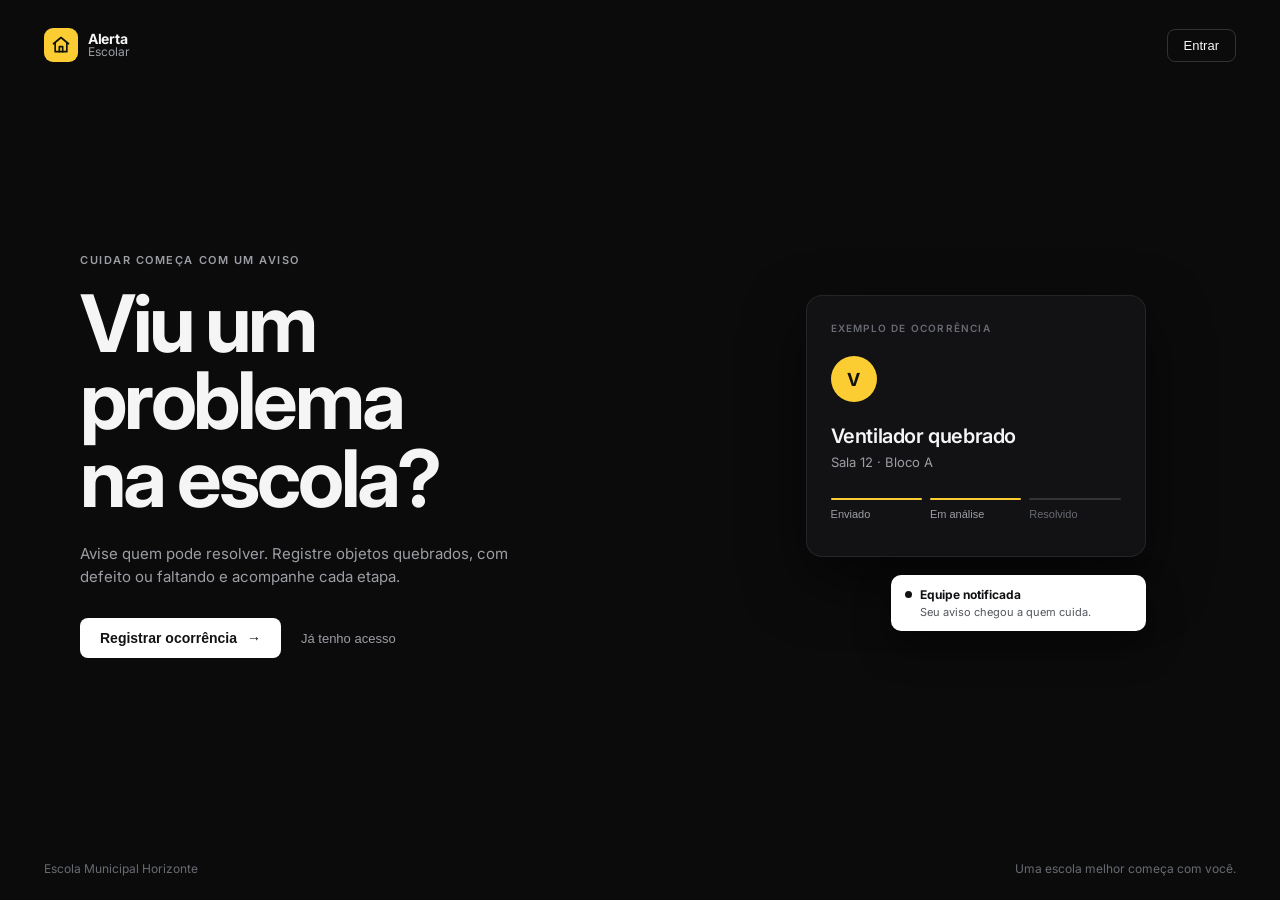
<file: index.html>
<!DOCTYPE html>
<html lang="pt-BR">
<head>
  <meta charset="UTF-8" />
  <meta name="viewport" content="width=device-width, initial-scale=1.0" />
  <title>Alerta Escolar — Cuidar começa com um aviso</title>
  <link rel="preconnect" href="https://fonts.googleapis.com" />
  <link rel="preconnect" href="https://fonts.gstatic.com" crossorigin />
  <link
    href="https://fonts.googleapis.com/css2?family=Inter:wght@400;500;600;700;800&display=swap"
    rel="stylesheet"
  />
  <link rel="stylesheet" href="./styles.css" />
</head>
<body>
  <!-- TELA 1: INÍCIO -->
  <div class="page" id="homeScreen">
    <header class="topbar">
      <a href="#" class="brand" id="homeBrandLink" aria-label="Alerta Escolar">
        <span class="brand-icon" aria-hidden="true">
          <svg width="20" height="20" viewBox="0 0 24 24" fill="none" stroke="currentColor" stroke-width="2" stroke-linecap="round" stroke-linejoin="round">
            <path d="M3 10.5L12 3l9 7.5" />
            <path d="M5 9.5V20h14V9.5" />
            <path d="M10 20v-6h4v6" />
          </svg>
        </span>
        <span class="brand-text">
          <strong>Alerta</strong>
          <small>Escolar</small>
        </span>
      </a>

      <button type="button" class="btn-login" id="btnLogin">Entrar</button>
    </header>

    <main class="hero">
      <section class="hero-copy">
        <p class="eyebrow">CUIDAR COMEÇA COM UM AVISO</p>
        <h1 class="hero-title">
          Viu um<br />
          problema<br />
          na escola?
        </h1>
        <p class="hero-description">
          Avise quem pode resolver. Registre objetos quebrados, com defeito ou
          faltando e acompanhe cada etapa.
        </p>

        <div class="hero-actions">
          <button type="button" class="btn-primary" id="btnRegister">
            <span>Registrar ocorrência</span>
            <span class="arrow" aria-hidden="true">→</span>
          </button>
          <button type="button" class="btn-link" id="btnHasAccess">
            Já tenho acesso
          </button>
        </div>
      </section>

      <aside class="preview-area" aria-label="Exemplo de ocorrência">
        <div class="preview-stack">
          <div class="occurrence-card">
            <span class="card-label">EXEMPLO DE OCORRÊNCIA</span>

            <div class="avatar-badge" id="cardAvatar">V</div>

            <h2 class="card-title" id="cardTitle">Ventilador quebrado</h2>
            <p class="card-location" id="cardLocation">Sala 12 · Bloco A</p>

            <div class="progress-steps" id="progressSteps" role="group" aria-label="Etapas da ocorrência">
              <button type="button" class="step-item is-done" data-step="0">
                <span class="step-bar"></span>
                <span class="step-name">Enviado</span>
              </button>
              <button type="button" class="step-item is-active" data-step="1">
                <span class="step-bar"></span>
                <span class="step-name">Em análise</span>
              </button>
              <button type="button" class="step-item" data-step="2">
                <span class="step-bar"></span>
                <span class="step-name">Resolvido</span>
              </button>
            </div>
          </div>

          <div class="toast-card" id="toastCard" role="status" aria-live="polite">
            <div class="toast-header">
              <span class="toast-dot" aria-hidden="true"></span>
              <strong id="toastTitle">Equipe notificada</strong>
            </div>
            <p class="toast-message" id="toastMessage">
              Seu aviso chegou a quem cuida.
            </p>
          </div>
        </div>
      </aside>
    </main>

    <footer class="footer">
      <span>Escola Municipal Horizonte</span>
      <span>Uma escola melhor começa com você.</span>
    </footer>
  </div>

  <!-- TELA 2: ACESSO AO SISTEMA -->
  <section class="auth-screen" id="authScreen" hidden aria-label="Acesso ao sistema">
    <aside class="auth-left">
      <div class="auth-left-top">
        <a href="#" class="brand" id="authBrandHome" aria-label="Alerta Escolar">
          <span class="brand-icon" aria-hidden="true">
            <svg width="20" height="20" viewBox="0 0 24 24" fill="none" stroke="currentColor" stroke-width="2" stroke-linecap="round" stroke-linejoin="round">
              <path d="M3 10.5L12 3l9 7.5" />
              <path d="M5 9.5V20h14V9.5" />
              <path d="M10 20v-6h4v6" />
            </svg>
          </span>
          <span class="brand-text">
            <strong>Alerta</strong>
            <small>Escolar</small>
          </span>
        </a>
      </div>

      <div class="auth-left-center">
        <p class="auth-eyebrow">BEM-VINDO DE VOLTA</p>
        <h1 class="auth-hero-title">
          Juntos,<br />
          cuidamos<br />
          do que é nosso.
        </h1>
        <p class="auth-hero-desc">
          Entre para registrar e acompanhar os avisos da comunidade escolar.
        </p>
      </div>

      <div class="auth-left-footer">
        <span>Escola Municipal Horizonte</span>
      </div>
    </aside>

    <main class="auth-right">
      <div class="auth-right-top">
        <button type="button" class="btn-back" id="btnBackHome">
          ← Voltar para o início
        </button>
      </div>

      <div class="auth-form-wrapper">
        <p class="auth-form-eyebrow">ACESSO AO SISTEMA</p>
        <h2 class="auth-form-title">Entre no Alerta Escolar</h2>
        <p class="auth-form-subtitle">Use seus dados da escola para continuar.</p>

        <div class="role-switch" role="tablist" aria-label="Tipo de usuário">
          <button
            type="button"
            class="role-tab is-active"
            id="tabStudent"
            role="tab"
            aria-selected="true"
            data-role="student"
          >
            Aluno ou funcionário
          </button>
          <button
            type="button"
            class="role-tab"
            id="tabAdmin"
            role="tab"
            aria-selected="false"
            data-role="admin"
          >
            Equipe administrativa
          </button>
        </div>

        <form class="login-form" id="loginForm">
          <label class="auth-field">
            <span>E-mail ou matrícula</span>
            <input
              type="text"
              id="loginIdentifier"
              value="ana.clara@escola.edu.br"
              required
            />
          </label>

          <label class="auth-field">
            <span>Senha</span>
            <input
              type="password"
              id="loginPassword"
              value="123456789"
              required
            />
          </label>

          <button type="submit" class="btn-submit-dark">
            <span>Entrar</span>
            <span aria-hidden="true">→</span>
          </button>

          <p class="prototype-note" id="prototypeNote">
            Este é um protótipo: use os dados preenchidos para entrar.
          </p>
        </form>
      </div>
    </main>
  </section>

  <!-- TELAS 3, 4 E 5: PAINEL INTERNO -->
  <div class="dashboard-screen" id="occurrencePage" hidden aria-label="Painel Alerta Escolar">
    <aside class="sidebar">
      <div class="sidebar-top">
        <a href="#" class="brand" id="dashBrandLink" aria-label="Alerta Escolar">
          <span class="brand-icon" aria-hidden="true">
            <svg width="20" height="20" viewBox="0 0 24 24" fill="none" stroke="currentColor" stroke-width="2" stroke-linecap="round" stroke-linejoin="round">
              <path d="M3 10.5L12 3l9 7.5" />
              <path d="M5 9.5V20h14V9.5" />
              <path d="M10 20v-6h4v6" />
            </svg>
          </span>
          <span class="brand-text">
            <strong>Alerta</strong>
            <small>Escolar</small>
          </span>
        </a>

        <p class="sidebar-section-label">ESPAÇO DA ESCOLA</p>

        <nav class="sidebar-nav" aria-label="Navegação da escola">
          <button type="button" class="nav-item" data-nav="visao-geral">
            <span class="nav-ico" aria-hidden="true">⊞</span>
            <span>Visão geral</span>
          </button>

          <button type="button" class="nav-item is-active" data-nav="nova-ocorrencia">
            <span class="nav-ico" aria-hidden="true">+</span>
            <span>Nova ocorrência</span>
          </button>

          <button type="button" class="nav-item" data-nav="minhas-ocorrencias">
            <span class="nav-ico" aria-hidden="true">☰</span>
            <span>Minhas ocorrências</span>
          </button>

          <button type="button" class="nav-item" data-nav="administracao">
            <span class="nav-ico" aria-hidden="true">✓</span>
            <span>Administração</span>
          </button>
        </nav>
      </div>

      <div class="sidebar-bottom">
        <div class="sidebar-promo">
          <strong>Uma escola melhor começa com você.</strong>
          <p>Viu algo fora do lugar? Conte para a gente.</p>
          <span>Cuidar é coisa de todos.</span>
        </div>

        <button type="button" class="sidebar-help" id="btnHelpCenter">
          <span aria-hidden="true">?</span>
          <span>Precisa de ajuda?</span>
        </button>

        <div class="sidebar-footer-brand">
          <strong>Alerta Escolar</strong>
          <small>Cuidando do nosso espaço</small>
        </div>
      </div>
    </aside>

    <div class="dash-main">
      <header class="dash-topbar">
        <div class="dash-school-info">
          <span class="dash-school-eyebrow">ESCOLA</span>
          <strong class="dash-school-name">Escola Municipal Horizonte</strong>
        </div>

        <div class="dash-user-area">
          <button type="button" class="icon-bell" id="btnNotifications" aria-label="Notificações">
            <svg width="16" height="16" viewBox="0 0 24 24" fill="none" stroke="currentColor" stroke-width="2" stroke-linecap="round" stroke-linejoin="round">
              <path d="M18 8a6 6 0 0 0-12 0c0 7-3 9-3 9h18s-3-2-3-9" />
              <path d="M13.73 21a2 2 0 0 1-3.46 0" />
              </svg>
          </button>

          <div class="user-profile">
            <strong id="dashUserName">Olá, Ana Clara</strong>
            <small id="dashUserRole">Estudante · 2º ano B</small>
          </div>
        </div>
      </header>

      <main class="dash-content">
        <!-- VISTA 1: VISÃO GERAL -->
        <section class="dash-view" id="view-visao-geral" hidden aria-label="Visão geral">
          <div class="dash-heading-row">
            <div>
              <p class="dash-eyebrow">VISÃO GERAL</p>
              <h1 class="dash-title" id="overviewGreeting">Bom dia, Ana Clara.</h1>
              <p class="dash-subtitle">
                Seu olhar ajuda a tornar a escola melhor para todos.
              </p>
            </div>

            <button type="button" class="btn-submit-occurrence" id="btnOverviewNewOccurrence">
              <span>+ Nova ocorrência</span>
            </button>
          </div>

          <div class="overview-banner">
            <div class="overview-banner-left">
              <span class="overview-banner-eyebrow">ALERTA ESCOLAR</span>
              <h2>Encontrou algo fora do lugar?</h2>
              <p>Leva menos de dois minutos para avisar a equipe responsável.</p>
              <button type="button" class="btn-banner-white" id="btnMakeReport">
                <span>Fazer um registro</span>
                <span aria-hidden="true">→</span>
              </button>
            </div>

            <div class="overview-banner-right">
              <strong class="overview-big-num" id="overviewPendingCount">03</strong>
              <span>avisos aguardando avaliação</span>
            </div>
          </div>

          <div class="overview-steps-grid">
            <div class="overview-step-card">
              <span class="overview-step-num">01</span>
              <h3>Conte o que aconteceu</h3>
              <p>Informe o objeto, o local e o problema.</p>
            </div>

            <div class="overview-step-card">
              <span class="overview-step-num">02</span>
              <h3>A equipe recebe</h3>
              <p>Seu aviso chega ao setor responsável.</p>
            </div>

            <div class="overview-step-card">
              <span class="overview-step-num">03</span>
              <h3>Acompanhe a solução</h3>
              <p>Veja quando estiver em andamento ou resolvido.</p>
            </div>
          </div>

          <div class="recent-section">
            <div class="recent-head">
              <div>
                <h2>Registros recentes</h2>
                <p>Acompanhe suas últimas ocorrências.</p>
              </div>
              <button type="button" class="btn-link-inline" id="btnSeeAllRecords">
                Ver todos →
              </button>
            </div>

            <div class="table-card">
              <table class="records-table">
                <thead>
                  <tr>
                    <th>OBJETO / OCORRÊNCIA</th>
                    <th>LOCAL</th>
                    <th>TIPO</th>
                    <th>REGISTRO</th>
                    <th>STATUS</th>
                    <th></th>
                  </tr>
                </thead>
                <tbody id="recentRecordsBody">
                  <tr class="record-row">
                    <td><strong>ventilador</strong><small>#1285</small></td>
                    <td>Biblioteca</td>
                    <td>Quebrado</td>
                    <td>Hoje</td>
                    <td><span class="status-badge is-pending">Pendente</span></td>
                    <td class="row-arrow">›</td>
                  </tr>
                  <tr class="record-row">
                    <td><strong>Ventilador</strong><small>#1284</small></td>
                    <td>Sala 12</td>
                    <td>Quebrado</td>
                    <td>12 nov. 2026</td>
                    <td><span class="status-badge is-pending">Pendente</span></td>
                    <td class="row-arrow">›</td>
                  </tr>
                  <tr class="record-row">
                    <td><strong>Projetor</strong><small>#1279</small></td>
                    <td>Laboratório</td>
                    <td>Com defeito</td>
                    <td>11 nov. 2026</td>
                    <td><span class="status-badge is-progress">Em andamento</span></td>
                    <td class="row-arrow">›</td>
                  </tr>
                </tbody>
              </table>
            </div>
          </div>
        </section>

        <!-- VISTA 2: NOVA OCORRÊNCIA -->
        <section class="dash-view" id="view-nova-ocorrencia" aria-label="Nova ocorrência">
          <div class="dash-heading-row">
            <div>
              <p class="dash-eyebrow">REGISTRAR UM PROBLEMA</p>
              <h1 class="dash-title">O que precisa de cuidado?</h1>
              <p class="dash-subtitle">
                Conte o que aconteceu. A equipe responsável cuida do próximo passo.
              </p>
            </div>

            <div class="dash-breadcrumb">
              <span>Minhas ocorrências</span>
              <span>/</span>
              <strong>Nova ocorrência</strong>
            </div>
          </div>

          <div class="dash-grid">
            <form class="form-card" id="newOccurrenceForm">
              <div class="form-card-head">
                <h2>Detalhes da ocorrência</h2>
                <p>Os campos com * são obrigatórios.</p>
              </div>

              <div class="form-block">
                <label class="form-block-label">1. Qual é o tipo de problema? *</label>
                <div class="problem-types" id="problemTypes">
                  <button type="button" class="problem-card is-selected" data-type="Quebrado">
                    <span class="problem-card-top">
                      <strong>Quebrado</strong>
                      <span class="radio-check is-checked" aria-hidden="true">✓</span>
                    </span>
                    <small>Algo está danificado</small>
                  </button>

                  <button type="button" class="problem-card" data-type="Com defeito">
                    <span class="problem-card-top">
                      <strong>Com defeito</strong>
                      <span class="radio-check" aria-hidden="true"></span>
                    </span>
                    <small>Não funciona bem</small>
                  </button>

                  <button type="button" class="problem-card" data-type="Faltando">
                    <span class="problem-card-top">
                      <strong>Faltando</strong>
                      <span class="radio-check" aria-hidden="true"></span>
                    </span>
                    <small>Não está no lugar</small>
                  </button>
                </div>
              </div>

              <div class="form-block">
                <label class="form-block-label">2. Identifique o objeto e o local *</label>
                <div class="two-cols">
                  <div class="input-group">
                    <label for="occObject">Objeto ou equipamento</label>
                    <input
                      type="text"
                      id="occObject"
                      placeholder="Ex.: Ventilador"
                      required
                    />
                  </div>

                  <div class="input-group">
                    <label for="occLocation">Local da escola</label>
                    <select id="occLocation" required>
                      <option value="" selected disabled>Selecione um local</option>
                      <option value="Sala 12 · Bloco A">Sala 12 · Bloco A</option>
                      <option value="Sala 08 · Bloco A">Sala 08 · Bloco A</option>
                      <option value="Laboratório">Laboratório</option>
                      <option value="Biblioteca">Biblioteca</option>
                      <option value="Pátio central">Pátio central</option>
                      <option value="Banheiro · Bloco B">Banheiro · Bloco B</option>
                    </select>
                  </div>
                </div>
              </div>

              <div class="form-block">
                <label class="form-block-label" for="occDescription">3. Descreva o problema *</label>
                <textarea
                  id="occDescription"
                  rows="4"
                  maxlength="500"
                  placeholder="Explique o que aconteceu..."
                  required
                ></textarea>
                <div class="textarea-meta">
                  <span>Não inclua dados pessoais.</span>
                  <span id="descCounter">0 / 500</span>
                </div>
              </div>

              <div class="form-block">
                <div class="label-with-tag">
                  <label class="form-block-label" for="occPhotoInput">4. Adicione uma foto</label>
                  <span class="optional-tag">Opcional</span>
                </div>

                <input type="file" id="occPhotoInput" accept="image/png, image/jpeg" hidden />
                <button type="button" class="upload-box" id="btnUploadPhoto">
                  <span class="upload-icon" aria-hidden="true">↑</span>
                  <span class="upload-text">
                    <strong id="uploadLabel">Clique para enviar uma foto</strong>
                    <small id="uploadSubtext">JPG ou PNG · até 5 MB</small>
                  </span>
                </button>
              </div>

              <div class="form-card-footer">
                <button type="button" class="btn-cancel-plain" id="btnCancelOccurrence">
                  Cancelar
                </button>

                <button type="submit" class="btn-submit-occurrence">
                  <span>Enviar ocorrência</span>
                  <span aria-hidden="true">→</span>
                </button>
              </div>
            </form>

            <div class="side-info-col">
              <section class="steps-panel" aria-label="E depois de enviar?">
                <h2>E depois de enviar?</h2>
                <p class="steps-panel-sub">Você não precisa resolver sozinho.</p>

                <ol class="timeline-list">
                  <li>
                    <span class="timeline-num is-dark">1</span>
                    <div>
                      <strong>Recebemos seu aviso</strong>
                      <small>A ocorrência entra como pendente.</small>
                    </div>
                  </li>

                  <li>
                    <span class="timeline-num">2</span>
                    <div>
                      <strong>A equipe entra em ação</strong>
                      <small>O status muda para em andamento.</small>
                    </div>
                  </li>

                  <li>
                    <span class="timeline-num">3</span>
                    <div>
                      <strong>Você acompanha a solução</strong>
                      <small>Tudo pronto? Marcamos resolvido.</small>
                    </div>
                  </li>
                </ol>
              </section>

              <section class="safety-panel" aria-label="Segurança em primeiro lugar">
                <span class="safety-icon" aria-hidden="true">△</span>
                <h3>Segurança em primeiro lugar</h3>
                <p>
                  Se houver risco imediato, avise um funcionário da escola. Não toque
                  em fios ou equipamentos danificados.
                </p>
              </section>
            </div>
          </div>
        </section>

        <!-- VISTA 3: MINHAS OCORRÊNCIAS -->
        <section class="dash-view" id="view-minhas-ocorrencias" hidden aria-label="Minhas ocorrências">
          <div class="dash-heading-row">
            <div>
              <p class="dash-eyebrow">ACOMPANHAMENTO</p>
              <h1 class="dash-title">Minhas ocorrências</h1>
              <p class="dash-subtitle">
                Cada aviso é um passo para uma escola mais segura e acolhedora.
              </p>
            </div>

            <button type="button" class="btn-submit-occurrence" id="btnMyNewOccurrence">
              <span>+ Nova ocorrência</span>
            </button>
          </div>

          <div class="care-banner">
            <div>
              <h2>Seu olhar faz a diferença.</h2>
              <p>Encontrou algo quebrado, com defeito ou faltando? Registre aqui e acompanhe a solução.</p>
            </div>
            <span class="care-pill">Juntos, a gente cuida.</span>
          </div>

          <div class="kpi-three-grid">
            <div class="kpi-card">
              <div class="kpi-top">
                <span>Pendentes</span>
                <span class="kpi-icon-box" aria-hidden="true">◷</span>
              </div>
              <strong class="kpi-value">03</strong>
              <small>Aguardando avaliação</small>
            </div>

            <div class="kpi-card">
              <div class="kpi-top">
                <span>Em andamento</span>
                <span class="kpi-icon-box" aria-hidden="true">↻</span>
              </div>
              <strong class="kpi-value">01</strong>
              <small>A equipe já está cuidando</small>
            </div>

            <div class="kpi-card">
              <div class="kpi-top">
                <span>Resolvidas</span>
                <span class="kpi-icon-box" aria-hidden="true">✓</span>
              </div>
              <strong class="kpi-value">02</strong>
              <small>Nosso espaço melhorando</small>
            </div>
          </div>

          <div class="records-toolbar">
            <div>
              <h2>Seus registros</h2>
              <p id="myRecordsCount">6 ocorrências enviadas</p>
            </div>

            <div class="toolbar-controls">
              <div class="search-box">
                <span aria-hidden="true">🔍</span>
                <input
                  type="search"
                  id="searchMyRecords"
                  placeholder="Buscar objeto ou local"
                />
              </div>

              <select id="filterMyStatus" class="filter-select" aria-label="Filtrar por status">
                <option value="Todos">Todos</option>
                <option value="Pendente">Pendente</option>
                <option value="Em andamento">Em andamento</option>
                <option value="Resolvido">Resolvido</option>
              </select>
            </div>
          </div>

          <div class="table-card">
            <table class="records-table">
              <thead>
                <tr>
                  <th>OBJETO / OCORRÊNCIA</th>
                  <th>LOCAL</th>
                  <th>TIPO</th>
                  <th>REGISTRO</th>
                  <th>STATUS</th>
                  <th></th>
                </tr>
              </thead>
              <tbody id="myRecordsBody">
                <tr class="record-row" data-status="Pendente" data-search="ventilador biblioteca quebrado">
                  <td><strong>ventilador</strong><small>#1285</small></td>
                  <td>Biblioteca</td>
                  <td>Quebrado</td>
                  <td>Hoje</td>
                  <td><span class="status-badge is-pending">Pendente</span></td>
                  <td class="row-arrow">›</td>
                </tr>
                <tr class="record-row" data-status="Pendente" data-search="ventilador sala 12 quebrado">
                  <td><strong>Ventilador</strong><small>#1284</small></td>
                  <td>Sala 12</td>
                  <td>Quebrado</td>
                  <td>12 nov. 2026</td>
                  <td><span class="status-badge is-pending">Pendente</span></td>
                  <td class="row-arrow">›</td>
                </tr>
                <tr class="record-row" data-status="Em andamento" data-search="projetor laboratório com defeito">
                  <td><strong>Projetor</strong><small>#1279</small></td>
                  <td>Laboratório</td>
                  <td>Com defeito</td>
                  <td>11 nov. 2026</td>
                  <td><span class="status-badge is-progress">Em andamento</span></td>
                  <td class="row-arrow">›</td>
                </tr>
                <tr class="record-row" data-status="Pendente" data-search="saboneteira banheiro bloco b faltando">
                  <td><strong>Saboneteira</strong><small>#1275</small></td>
                  <td>Banheiro · bloco B</td>
                  <td>Faltando</td>
                  <td>10 nov. 2026</td>
                  <td><span class="status-badge is-pending">Pendente</span></td>
                  <td class="row-arrow">›</td>
                </tr>
                <tr class="record-row" data-status="Resolvido" data-search="cadeira sala 08 quebrado">
                  <td><strong>Cadeira</strong><small>#1260</small></td>
                  <td>Sala 08</td>
                  <td>Quebrado</td>
                  <td>07 nov. 2026</td>
                  <td><span class="status-badge is-resolved">Resolvido</span></td>
                  <td class="row-arrow">›</td>
                </tr>
                <tr class="record-row" data-status="Resolvido" data-search="bebedouro pátio central com defeito">
                  <td><strong>Bebedouro</strong><small>#1248</small></td>
                  <td>Pátio central</td>
                  <td>Com defeito</td>
                  <td>05 nov. 2026</td>
                  <td><span class="status-badge is-resolved">Resolvido</span></td>
                  <td class="row-arrow">›</td>
                </tr>
              </tbody>
            </table>
          </div>
        </section>

        <!-- VISTA 4: ADMINISTRAÇÃO -->
        <section class="dash-view" id="view-administracao" hidden aria-label="Administração">
          <div class="dash-heading-row">
            <div>
              <p class="dash-eyebrow">ÁREA ADMINISTRATIVA</p>
              <h1 class="dash-title">Cuidar da escola, juntos.</h1>
              <p class="dash-subtitle">
                Organize os avisos da comunidade e mantenha todos informados.
              </p>
            </div>

            <span class="team-access-pill">◇ Acesso da equipe</span>
          </div>

          <div class="kpi-four-grid">
            <div class="kpi-card">
              <span>Ocorrências no total</span>
              <strong class="kpi-value">06</strong>
              <small>Toda a escola</small>
            </div>

            <div class="kpi-card">
              <span>Pendentes</span>
              <strong class="kpi-value" id="adminPendingVal">03</strong>
              <small>Aguardando avaliação</small>
            </div>

            <div class="kpi-card">
              <span>Em andamento</span>
              <strong class="kpi-value" id="adminProgressVal">01</strong>
              <small>Sob os cuidados da equipe</small>
            </div>

            <div class="kpi-card">
              <span>Resolvidas</span>
              <strong class="kpi-value" id="adminResolvedVal">02</strong>
              <small>Registros concluídos</small>
            </div>
          </div>

          <div class="admin-split-grid">
            <div class="admin-table-col">
              <div class="records-toolbar">
                <div>
                  <h2>Todas as ocorrências</h2>
                  <p>6 registros · do mais recente ao mais antigo</p>
                </div>
              </div>

              <div class="table-card">
                <table class="records-table admin-records-table">
                  <thead>
                    <tr>
                      <th>OBJETO / OCORRÊNCIA</th>
                      <th>LOCAL</th>
                      <th>STATUS</th>
                      <th></th>
                    </tr>
                  </thead>
                  <tbody id="adminRecordsList">
                    <tr class="admin-row" data-code="1285" data-title="Ventilador quebrado" data-location="Biblioteca" data-author="Ana Clara · Estudante" data-date="13 nov. 2026" data-desc="O ventilador da biblioteca apresenta falha no funcionamento." data-status="Pendente">
                      <td><strong>ventilador</strong><small>#1285</small></td>
                      <td>Biblioteca</td>
                      <td><span class="status-badge is-pending">Pendente</span></td>
                      <td class="row-arrow">›</td>
                    </tr>
                    <tr class="admin-row is-selected" data-code="1284" data-title="Ventilador quebrado" data-location="Sala 12" data-author="Ana Clara · Estudante" data-date="12 nov. 2026" data-desc="O ventilador da sala 12 está com uma das hélices quebrada e não pode ser utilizado." data-status="Pendente">
                      <td><strong>Ventilador</strong><small>#1284</small></td>
                      <td>Sala 12</td>
                      <td><span class="status-badge is-pending">Pendente</span></td>
                      <td class="row-arrow">›</td>
                    </tr>
                    <tr class="admin-row" data-code="1279" data-title="Projetor com defeito" data-location="Laboratório" data-author="Lucas Mendes · Estudante" data-date="11 nov. 2026" data-desc="O projetor do laboratório perde sinal de imagem após alguns minutos ligado." data-status="Em andamento">
                      <td><strong>Projetor</strong><small>#1279</small></td>
                      <td>Laboratório</td>
                      <td><span class="status-badge is-progress">Em andamento</span></td>
                      <td class="row-arrow">›</td>
                    </tr>
                    <tr class="admin-row" data-code="1275" data-title="Saboneteira faltando" data-location="Banheiro · bloco B" data-author="Beatriz Souza · Funcionária" data-date="10 nov. 2026" data-desc="A saboneteira do banheiro do bloco B precisa de reposição." data-status="Pendente">
                      <td><strong>Saboneteira</strong><small>#1275</small></td>
                      <td>Banheiro · bloco B</td>
                      <td><span class="status-badge is-pending">Pendente</span></td>
                      <td class="row-arrow">›</td>
                    </tr>
                    <tr class="admin-row" data-code="1260" data-title="Cadeira quebrada" data-location="Sala 08" data-author="Rafael Lima · Estudante" data-date="07 nov. 2026" data-desc="Uma das cadeiras da sala 08 estava com o encosto solto e foi substituída." data-status="Resolvido">
                      <td><strong>Cadeira</strong><small>#1260</small></td>
                      <td>Sala 08</td>
                      <td><span class="status-badge is-resolved">Resolvido</span></td>
                      <td class="row-arrow">›</td>
                    </tr>
                    <tr class="admin-row" data-code="1248" data-title="Bebedouro com defeito" data-location="Pátio central" data-author="Marina Costa · Equipe" data-date="05 nov. 2026" data-desc="O fluxo de água fria do bebedouro do pátio central foi normalizado." data-status="Resolvido">
                      <td><strong>Bebedouro</strong><small>#1248</small></td>
                      <td>Pátio central</td>
                      <td><span class="status-badge is-resolved">Resolvido</span></td>
                      <td class="row-arrow">›</td>
                    </tr>
                  </tbody>
                </table>
              </div>
            </div>

            <aside class="admin-detail-card" aria-label="Detalhes da ocorrência selecionada">
              <div class="detail-top-meta">
                <span id="detailCode">OCORRÊNCIA #1284</span>
                <span class="status-badge is-pending" id="detailStatusBadge">Pendente</span>
              </div>

              <h3 class="detail-title" id="detailTitle">Ventilador quebrado</h3>
              <p class="detail-location" id="detailLocation">Sala 12</p>

              <div class="detail-divider"></div>

              <div class="detail-block">
                <span class="detail-label">REGISTRADO POR</span>
                <strong id="detailAuthor">Ana Clara · Estudante</strong>
                <small id="detailDate">12 nov. 2026</small>
              </div>

              <div class="detail-block">
                <span class="detail-label">DESCRIÇÃO</span>
                <p class="detail-desc" id="detailDesc">
                  O ventilador da sala 12 está com uma das hélices quebrada e não pode ser utilizado.
                </p>
              </div>

              <div class="detail-divider"></div>

              <form id="updateStatusForm" class="update-status-form">
                <h4>Atualizar andamento</h4>
                <p>O novo status ficará visível para o solicitante.</p>

                <label for="detailStatusSelect" class="detail-field-label">Status da ocorrência</label>
                <select id="detailStatusSelect" class="detail-select">
                  <option value="Pendente">Pendente</option>
                  <option value="Em andamento">Em andamento</option>
                  <option value="Resolvido">Resolvido</option>
                </select>

                <button type="submit" class="btn-save-status">
                  <span>✓ Salvar atualização</span>
                </button>
              </form>
            </aside>
          </div>
        </section>
      </main>
    </div>
  </div>

  <script src="./script.js"></script>
</body>
</html>
</file>
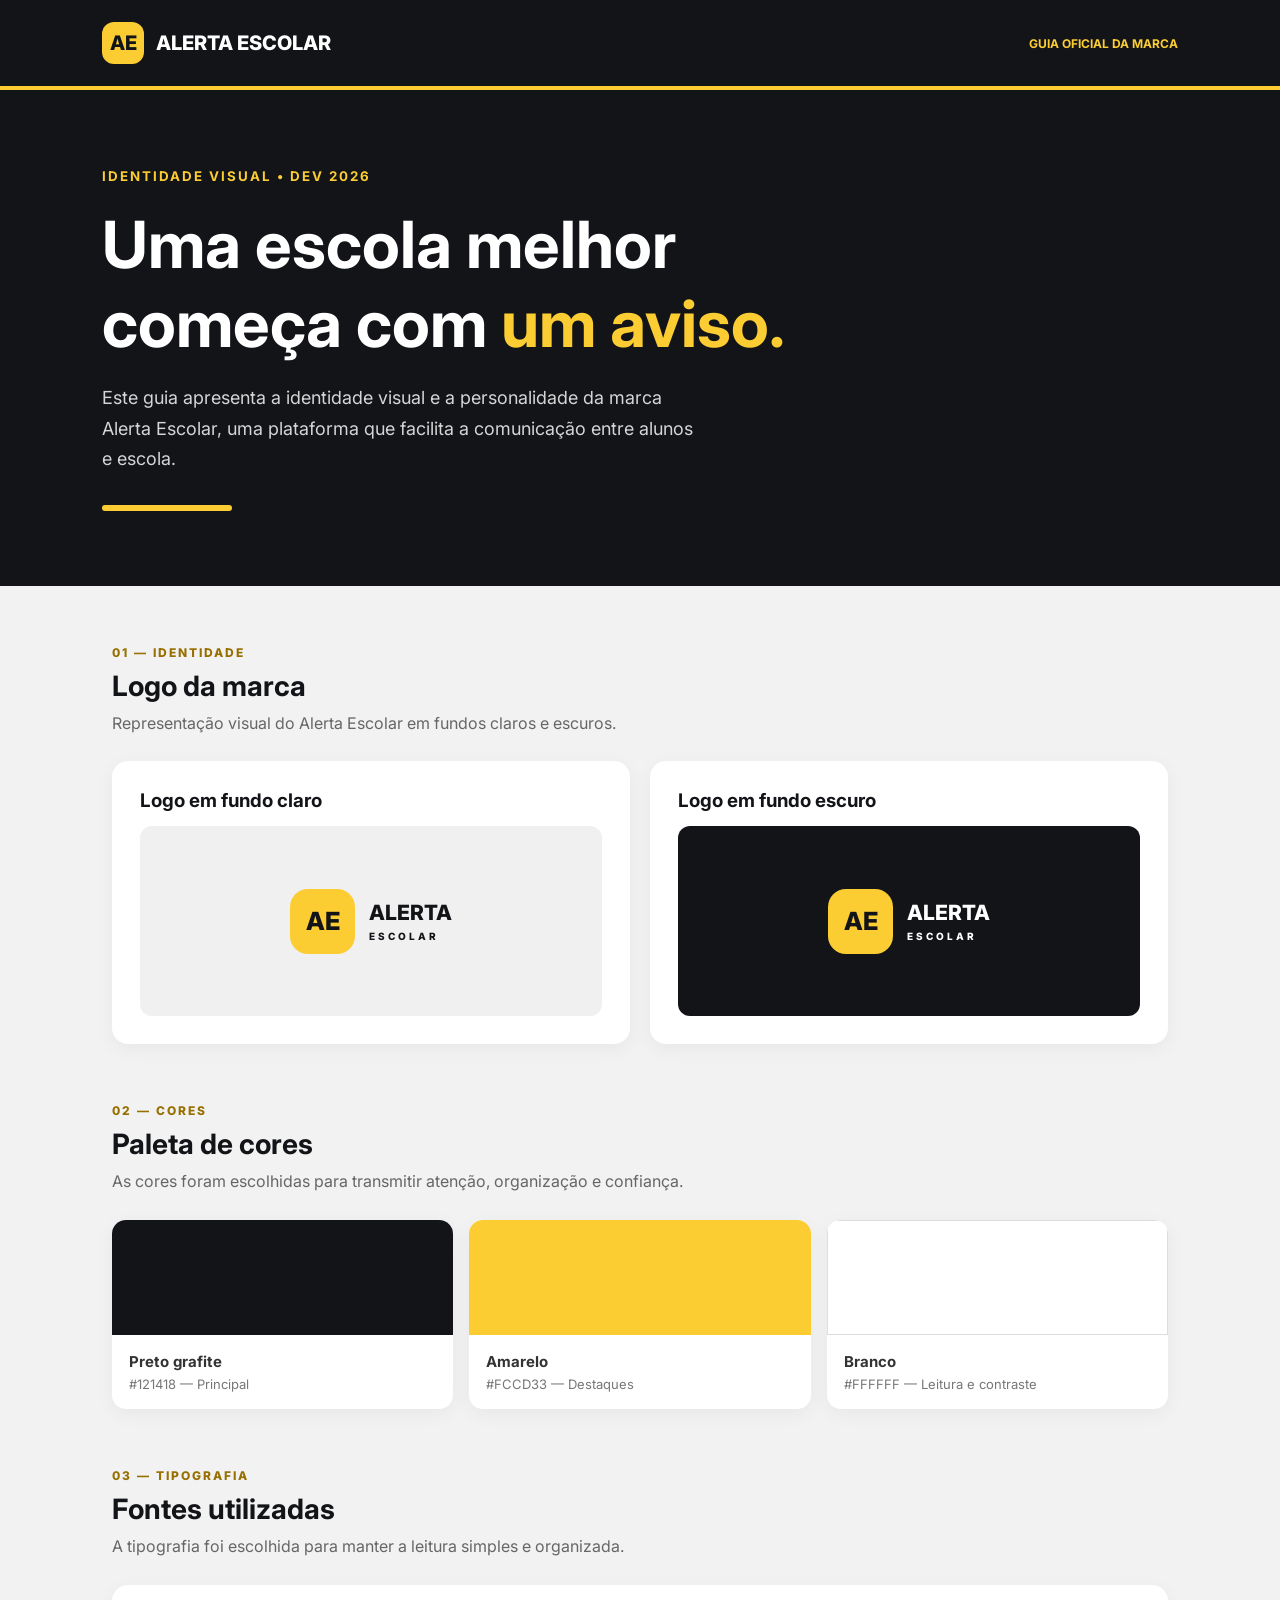
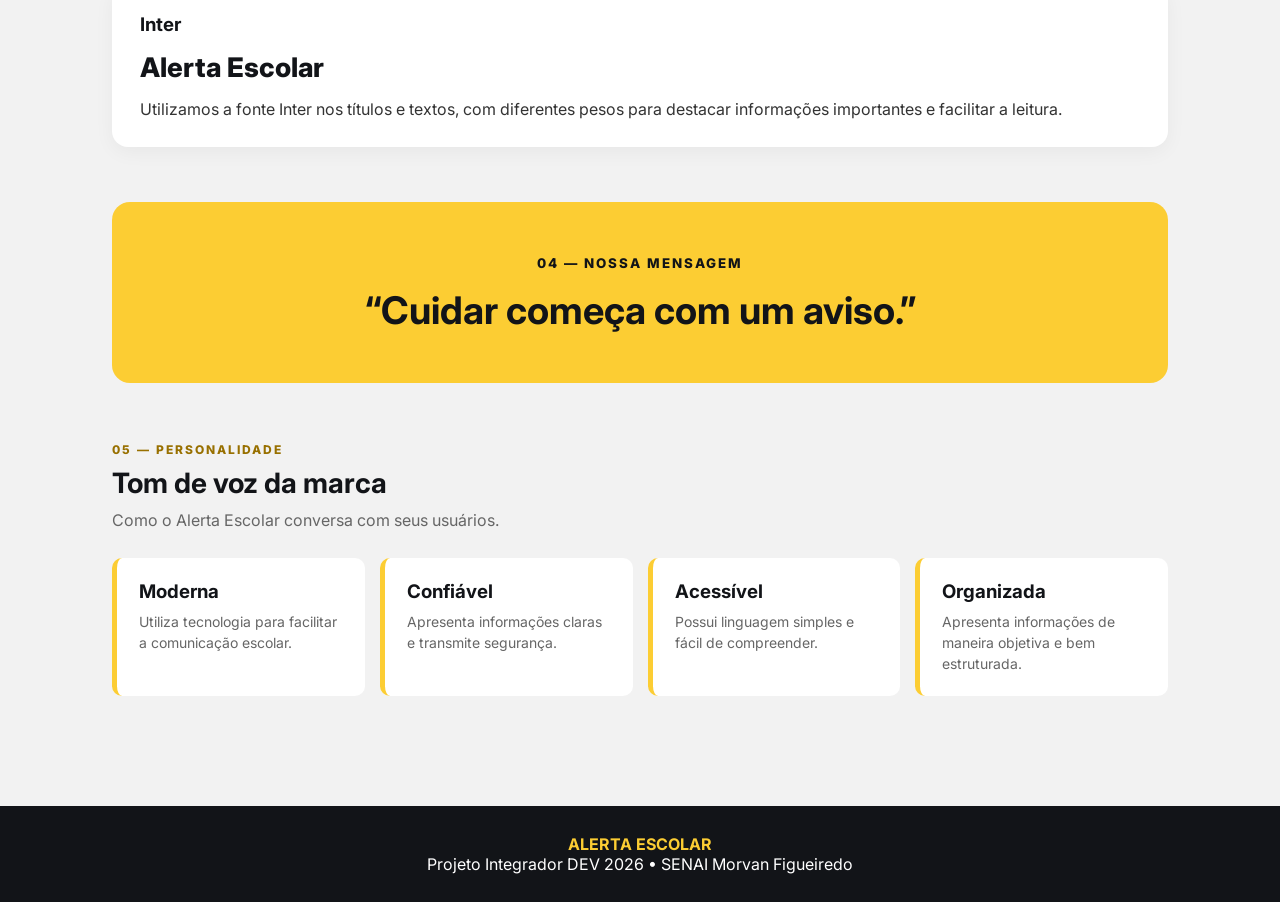
<file: marca.html>
<!DOCTYPE html>
<html lang="pt-BR">
<head>
    <meta charset="UTF-8">
    <meta name="viewport" content="width=device-width, initial-scale=1.0">
    <title>Guia da Marca | Alerta Escolar</title>

    <link rel="preconnect" href="https://fonts.googleapis.com">
    <link rel="preconnect" href="https://fonts.gstatic.com" crossorigin>
    <link href="https://fonts.googleapis.com/css2?family=Inter:wght@400;500;600;700;800&display=swap" rel="stylesheet">

    <style>
        * {
            margin: 0;
            padding: 0;
            box-sizing: border-box;
        }

        :root {
            --preto: #121418;
            --amarelo: #FCCD33;
            --branco: #FFFFFF;
            --cinza: #F2F2F2;
            --texto: #333333;
        }

        body {
            font-family: 'Inter', Arial, sans-serif;
            background: var(--cinza);
            color: var(--texto);
        }

        header {
            background: var(--preto);
            color: var(--branco);
            padding: 22px 8%;
            display: flex;
            justify-content: space-between;
            align-items: center;
            border-bottom: 4px solid var(--amarelo);
        }

        .brand {
            display: flex;
            align-items: center;
            gap: 12px;
            font-weight: 800;
            font-size: 20px;
        }

        .brand-icon {
            background: var(--amarelo);
            color: var(--preto);
            width: 42px;
            height: 42px;
            border-radius: 12px;
            display: grid;
            place-items: center;
            font-weight: 800;
        }

        header span {
            color: var(--amarelo);
            font-size: 12px;
            font-weight: 700;
        }

        .hero {
            background: var(--preto);
            color: var(--branco);
            padding: 75px 8%;
        }

        .hero small {
            color: var(--amarelo);
            font-weight: 700;
            letter-spacing: 2px;
        }

        .hero h1 {
            font-size: clamp(38px, 6vw, 65px);
            margin: 20px 0;
            max-width: 700px;
        }

        .hero h1 strong {
            color: var(--amarelo);
        }

        .hero p {
            font-size: 18px;
            color: #D5D5D5;
            max-width: 600px;
            line-height: 1.7;
        }

        .linha {
            width: 130px;
            height: 6px;
            background: var(--amarelo);
            margin-top: 30px;
            border-radius: 10px;
        }

        main {
            max-width: 1100px;
            margin: auto;
            padding: 55px 22px;
        }

        .section-title {
            margin-bottom: 25px;
        }

        .section-title span {
            color: #987000;
            font-weight: 800;
            font-size: 12px;
            letter-spacing: 2px;
        }

        .section-title h2 {
            color: var(--preto);
            font-size: 28px;
            margin-top: 8px;
        }

        .section-title p {
            color: #666;
            margin-top: 8px;
            line-height: 1.6;
        }

        .grid {
            display: grid;
            grid-template-columns: repeat(auto-fit, minmax(250px, 1fr));
            gap: 20px;
            margin-bottom: 55px;
        }

        .card {
            background: var(--branco);
            padding: 28px;
            border-radius: 16px;
            box-shadow: 0 5px 20px #0000000c;
        }

        .card h3 {
            color: var(--preto);
            margin-bottom: 14px;
        }

        .logo-area {
            min-height: 190px;
            display: flex;
            align-items: center;
            justify-content: center;
            gap: 14px;
            border-radius: 12px;
            padding: 20px;
        }

        .logo-area.light {
            background: #F0F0F0;
        }

        .logo-area.dark {
            background: var(--preto);
        }

        .logo-symbol {
            background: var(--amarelo);
            color: var(--preto);
            width: 65px;
            height: 65px;
            border-radius: 18px;
            display: grid;
            place-items: center;
            font-size: 25px;
            font-weight: 800;
        }

        .logo-name {
            font-size: 21px;
            font-weight: 800;
            color: var(--preto);
        }

        .dark .logo-name {
            color: var(--branco);
        }

        .logo-name small {
            display: block;
            font-size: 10px;
            letter-spacing: 3px;
            margin-top: 5px;
        }

        .colors {
            display: grid;
            grid-template-columns: repeat(auto-fit, minmax(180px, 1fr));
            gap: 16px;
            margin-bottom: 55px;
        }

        .color-card {
            background: var(--branco);
            border-radius: 14px;
            overflow: hidden;
            box-shadow: 0 5px 20px #0000000c;
        }

        .color-box {
            height: 115px;
        }

        .color-info {
            padding: 17px;
        }

        .color-info h3 {
            font-size: 15px;
            margin-bottom: 5px;
        }

        .color-info p {
            color: #777;
            font-size: 13px;
        }

        .font-example {
            font-size: 27px;
            font-weight: 800;
            margin: 15px 0;
            color: var(--preto);
        }

        .slogan {
            background: var(--amarelo);
            color: var(--preto);
            text-align: center;
            padding: 50px 25px;
            border-radius: 18px;
            margin-bottom: 55px;
        }

        .slogan small {
            font-weight: 800;
            letter-spacing: 2px;
        }

        .slogan h2 {
            font-size: clamp(25px, 4vw, 38px);
            margin-top: 15px;
        }

        .voice-list {
            display: grid;
            grid-template-columns: repeat(auto-fit, minmax(200px, 1fr));
            gap: 15px;
            margin-bottom: 55px;
        }

        .voice-item {
            background: var(--branco);
            border-left: 5px solid var(--amarelo);
            padding: 22px;
            border-radius: 10px;
        }

        .voice-item h3 {
            color: var(--preto);
            margin-bottom: 8px;
        }

        .voice-item p {
            color: #666;
            line-height: 1.5;
            font-size: 14px;
        }

        footer {
            background: var(--preto);
            color: var(--branco);
            text-align: center;
            padding: 28px 15px;
        }

        footer strong {
            color: var(--amarelo);
        }

        @media (max-width: 600px) {
            header {
                padding: 18px 5%;
            }

            header span {
                display: none;
            }

            .hero {
                padding: 55px 6%;
            }

            main {
                padding: 40px 18px;
            }
        }
    </style>
</head>

<body>

    <header>
        <div class="brand">
            <div class="brand-icon">AE</div>
            ALERTA ESCOLAR
        </div>
        <span>GUIA OFICIAL DA MARCA</span>
    </header>

    <section class="hero">
        <small>IDENTIDADE VISUAL • DEV 2026</small>
        <h1>Uma escola melhor começa com <strong>um aviso.</strong></h1>
        <p>
            Este guia apresenta a identidade visual e a personalidade
            da marca Alerta Escolar, uma plataforma que facilita
            a comunicação entre alunos e escola.
        </p>
        <div class="linha"></div>
    </section>

    <main>

        <section>
            <div class="section-title">
                <span>01 — IDENTIDADE</span>
                <h2>Logo da marca</h2>
                <p>Representação visual do Alerta Escolar em fundos claros e escuros.</p>
            </div>

            <div class="grid">
                <div class="card">
                    <h3>Logo em fundo claro</h3>
                    <div class="logo-area light">
                        <div class="logo-symbol">AE</div>
                        <div class="logo-name">
                            ALERTA
                            <small>ESCOLAR</small>
                        </div>
                    </div>
                </div>

                <div class="card">
                    <h3>Logo em fundo escuro</h3>
                    <div class="logo-area dark">
                        <div class="logo-symbol">AE</div>
                        <div class="logo-name">
                            ALERTA
                            <small>ESCOLAR</small>
                        </div>
                    </div>
                </div>
            </div>
        </section>

        <section>
            <div class="section-title">
                <span>02 — CORES</span>
                <h2>Paleta de cores</h2>
                <p>As cores foram escolhidas para transmitir atenção, organização e confiança.</p>
            </div>

            <div class="colors">
                <div class="color-card">
                    <div class="color-box" style="background:#121418"></div>
                    <div class="color-info">
                        <h3>Preto grafite</h3>
                        <p>#121418 — Principal</p>
                    </div>
                </div>

                <div class="color-card">
                    <div class="color-box" style="background:#FCCD33"></div>
                    <div class="color-info">
                        <h3>Amarelo</h3>
                        <p>#FCCD33 — Destaques</p>
                    </div>
                </div>

                <div class="color-card">
                    <div class="color-box" style="background:#FFFFFF; border:1px solid #ddd"></div>
                    <div class="color-info">
                        <h3>Branco</h3>
                        <p>#FFFFFF — Leitura e contraste</p>
                    </div>
                </div>
            </div>
        </section>

        <section>
            <div class="section-title">
                <span>03 — TIPOGRAFIA</span>
                <h2>Fontes utilizadas</h2>
                <p>A tipografia foi escolhida para manter a leitura simples e organizada.</p>
            </div>

            <div class="card" style="margin-bottom:55px">
                <h3>Inter</h3>
                <div class="font-example">Alerta Escolar</div>
                <p>
                    Utilizamos a fonte Inter nos títulos e textos,
                    com diferentes pesos para destacar informações
                    importantes e facilitar a leitura.
                </p>
            </div>
        </section>

        <section>
            <div class="slogan">
                <small>04 — NOSSA MENSAGEM</small>
                <h2>“Cuidar começa com um aviso.”</h2>
            </div>
        </section>

        <section>
            <div class="section-title">
                <span>05 — PERSONALIDADE</span>
                <h2>Tom de voz da marca</h2>
                <p>Como o Alerta Escolar conversa com seus usuários.</p>
            </div>

            <div class="voice-list">
                <div class="voice-item">
                    <h3>Moderna</h3>
                    <p>Utiliza tecnologia para facilitar a comunicação escolar.</p>
                </div>

                <div class="voice-item">
                    <h3>Confiável</h3>
                    <p>Apresenta informações claras e transmite segurança.</p>
                </div>

                <div class="voice-item">
                    <h3>Acessível</h3>
                    <p>Possui linguagem simples e fácil de compreender.</p>
                </div>

                <div class="voice-item">
                    <h3>Organizada</h3>
                    <p>Apresenta informações de maneira objetiva e bem estruturada.</p>
                </div>
            </div>
        </section>

    </main>

    <footer>
        <strong>ALERTA ESCOLAR</strong>
        <p>Projeto Integrador DEV 2026 • SENAI Morvan Figueiredo</p>
    </footer>

</body>
</html>
</file>
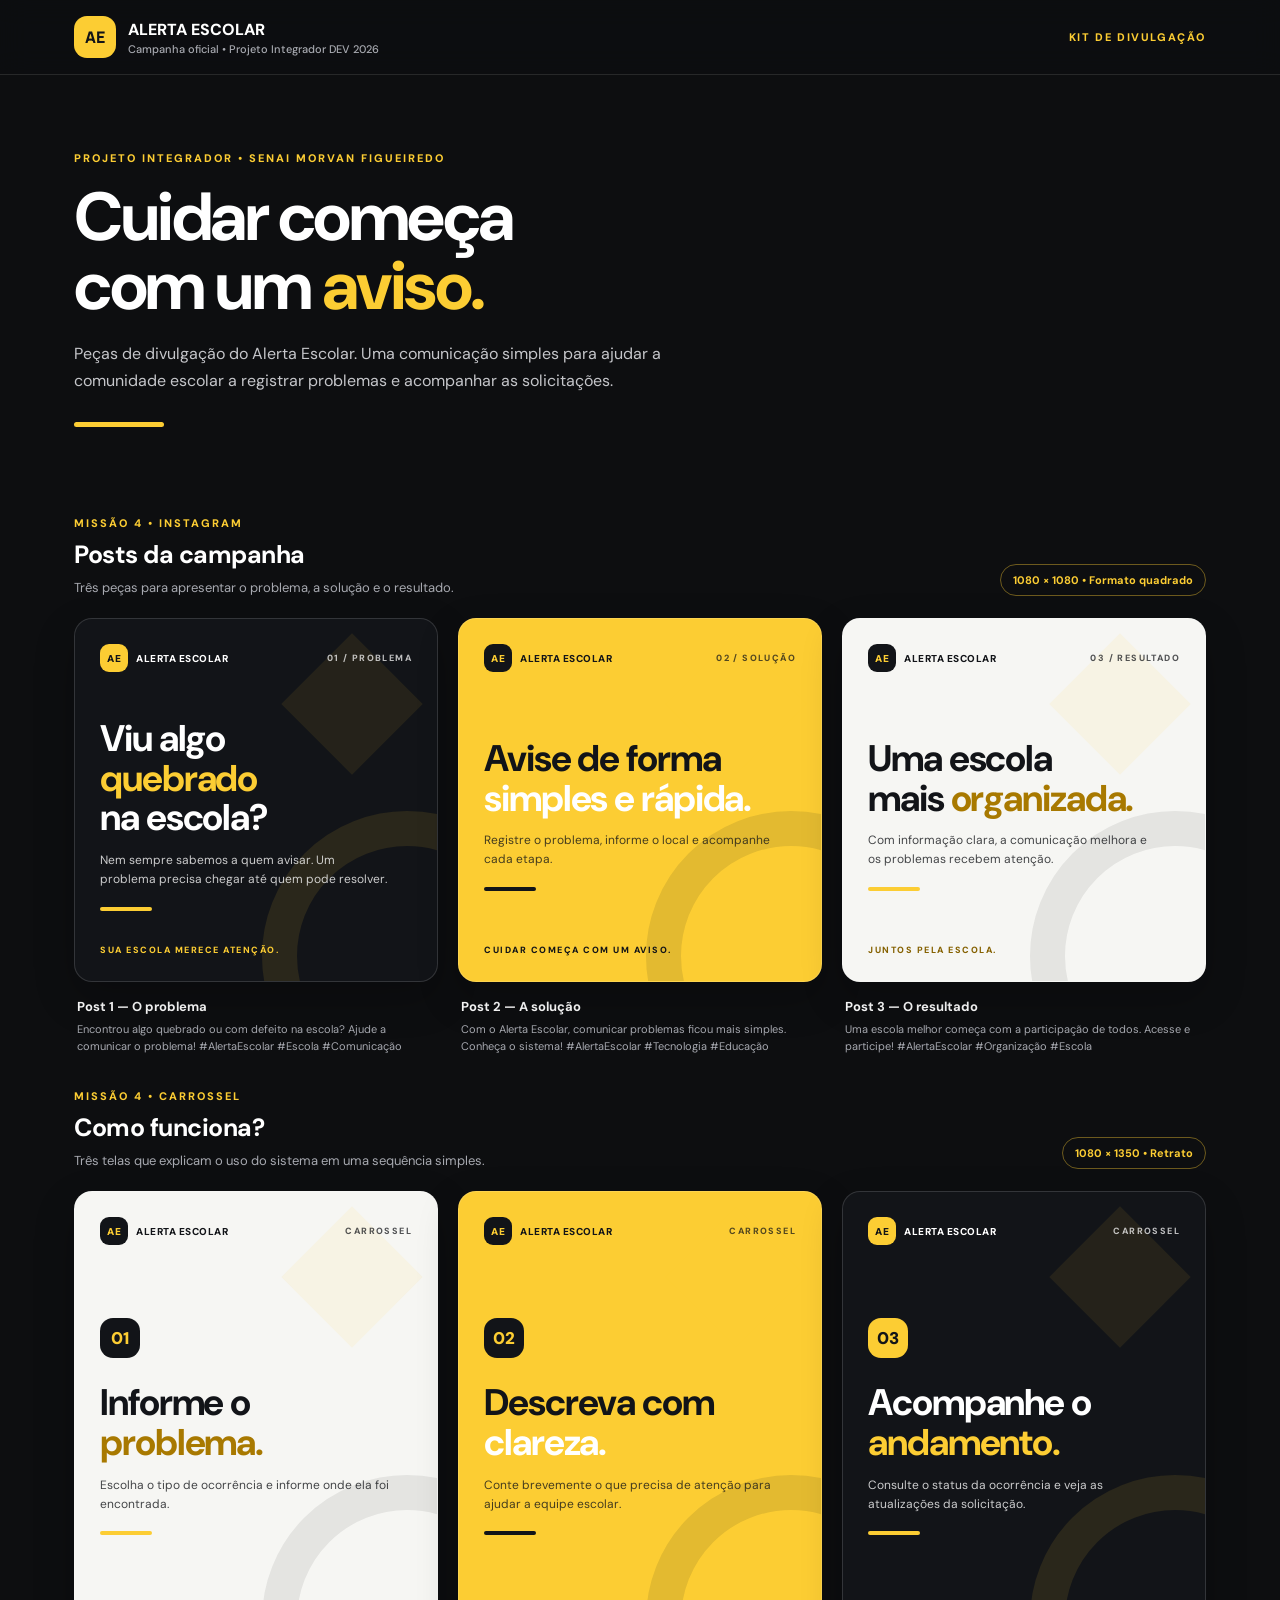
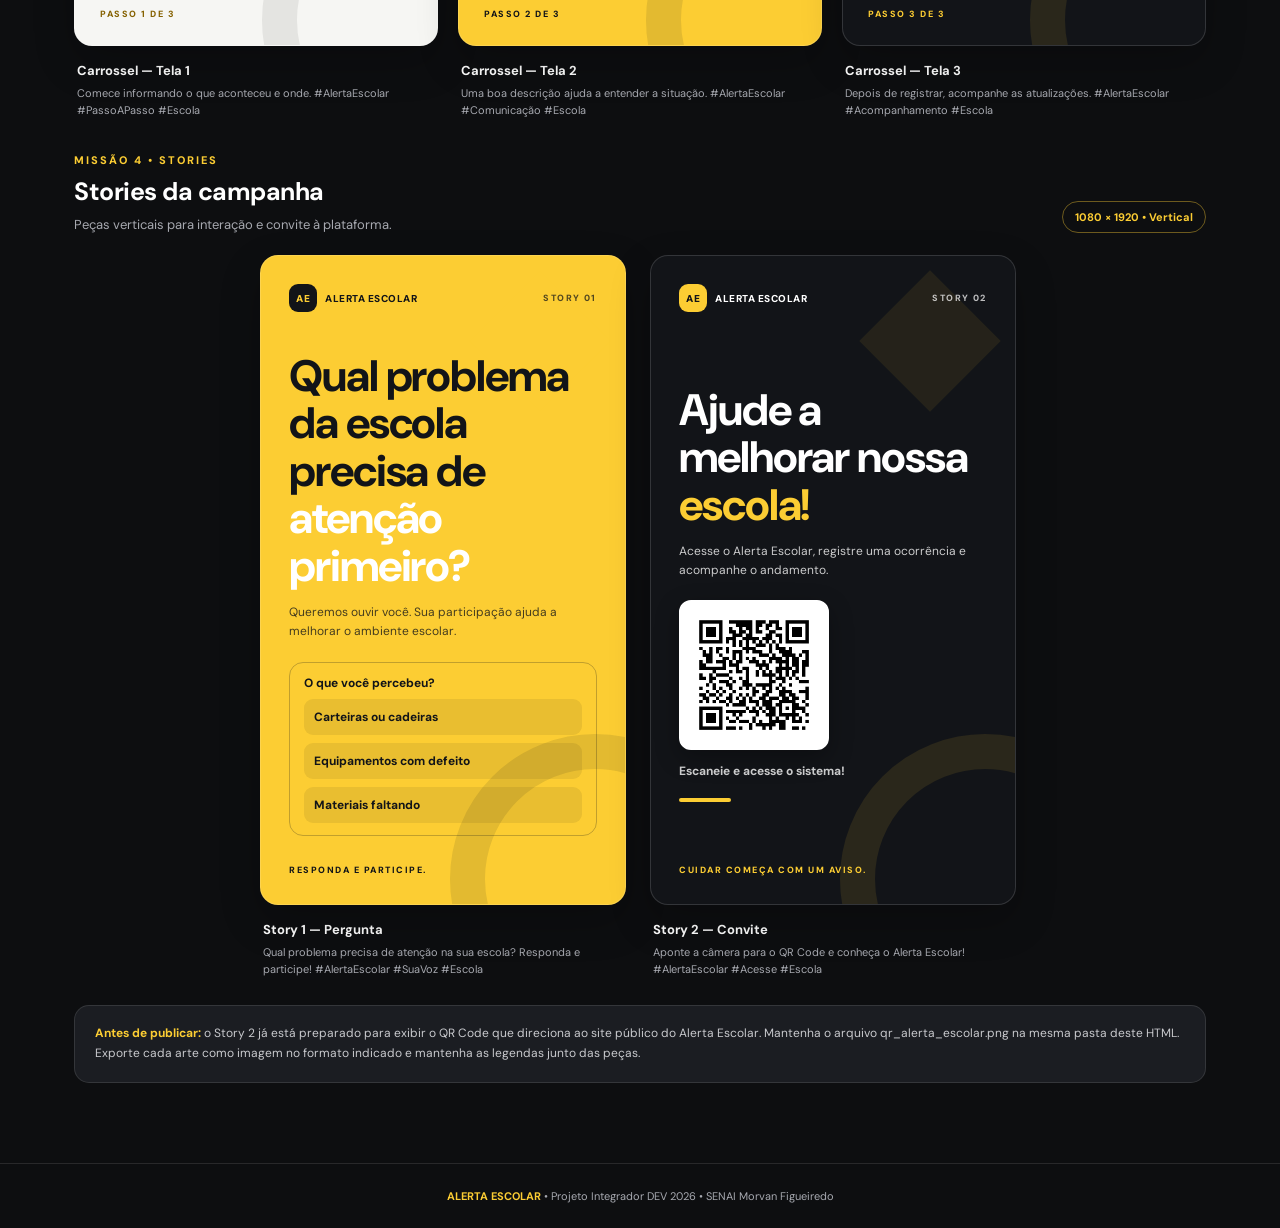
<file: posts.html>
<!DOCTYPE html>
<html lang="pt-BR">
<head>
<meta charset="UTF-8">
<meta name="viewport" content="width=device-width, initial-scale=1.0">
<title>Alerta Escolar | Kit de Divulgação</title>

<link rel="preconnect" href="https://fonts.googleapis.com">
<link rel="preconnect" href="https://fonts.gstatic.com" crossorigin>
<link href="https://fonts.googleapis.com/css2?family=DM+Sans:wght@400;500;600;700;800&family=Manrope:wght@500;600;700;800&display=swap" rel="stylesheet">

<style>
:root {
  --black: #121418;
  --yellow: #FCCD33;
  --white: #fff;
  --muted: #a7a9b0;
  --panel: #1b1d22;
  --line: rgba(255,255,255,.11);
}

* { box-sizing: border-box; }

html { scroll-behavior: smooth; }

body {
  margin: 0;
  background: #0d0e10;
  color: var(--white);
  font-family: "DM Sans", Arial, sans-serif;
}

.topbar {
  position: sticky;
  top: 0;
  z-index: 5;
  background: rgba(13,14,16,.94);
  backdrop-filter: blur(14px);
  border-bottom: 1px solid var(--line);
}

.topinner {
  max-width: 1180px;
  margin: auto;
  padding: 16px 24px;
  display: flex;
  align-items: center;
  justify-content: space-between;
  gap: 20px;
}

.brand {
  display: flex;
  align-items: center;
  gap: 12px;
  font-weight: 800;
}

.mark {
  width: 42px;
  height: 42px;
  background: var(--yellow);
  color: var(--black);
  border-radius: 13px;
  display: grid;
  place-items: center;
  font-family: Manrope;
  font-weight: 800;
}

.brand small {
  display: block;
  color: var(--muted);
  font-weight: 500;
  font-size: 11px;
  margin-top: 2px;
}

.toplabel {
  color: var(--yellow);
  font-size: 11px;
  font-weight: 800;
  letter-spacing: 1.6px;
}

.hero {
  max-width: 1180px;
  margin: auto;
  padding: 76px 24px 54px;
}

.eyebrow {
  color: var(--yellow);
  font-size: 11px;
  font-weight: 800;
  letter-spacing: 2px;
  text-transform: uppercase;
}

.hero h1 {
  font-size: clamp(38px,6vw,68px);
  line-height: 1.02;
  letter-spacing: -2.5px;
  max-width: 760px;
  margin: 18px 0;
}

.hero h1 span { color: var(--yellow); }

.hero p {
  max-width: 620px;
  color: #c5c6ca;
  line-height: 1.7;
  font-size: 16px;
}

.hero-rule {
  width: 90px;
  height: 5px;
  border-radius: 9px;
  background: var(--yellow);
  margin-top: 28px;
}

main {
  max-width: 1180px;
  margin: auto;
  padding: 0 24px 80px;
}

.section-head {
  display: flex;
  align-items: end;
  justify-content: space-between;
  gap: 20px;
  margin: 35px 0 22px;
}

.section-head h2 {
  font-size: 25px;
  margin: 8px 0 0;
  letter-spacing: -.5px;
}

.section-head p {
  margin: 8px 0 0;
  color: var(--muted);
  font-size: 13px;
}

.pill {
  border: 1px solid rgba(252,205,51,.4);
  color: var(--yellow);
  border-radius: 999px;
  padding: 8px 12px;
  font-size: 11px;
  font-weight: 700;
  white-space: nowrap;
}

.grid, .carousel-grid {
  display: grid;
  grid-template-columns: repeat(3,minmax(0,1fr));
  gap: 20px;
}

.item { min-width: 0; }

.art {
  position: relative;
  overflow: hidden;
  aspect-ratio: 1/1;
  border-radius: 18px;
  background: var(--black);
  border: 1px solid rgba(255,255,255,.14);
  padding: 25px;
  display: flex;
  flex-direction: column;
  justify-content: space-between;
  isolation: isolate;
  box-shadow: 0 16px 40px rgba(0,0,0,.22);
}

.art:before {
  content: "";
  position: absolute;
  width: 220px;
  height: 220px;
  border: 35px solid rgba(252,205,51,.10);
  border-radius: 50%;
  right: -115px;
  bottom: -120px;
  z-index: -1;
}

.art:after {
  content: "";
  position: absolute;
  width: 100px;
  height: 100px;
  background: rgba(252,205,51,.08);
  transform: rotate(45deg);
  right: 35px;
  top: 35px;
  z-index: -1;
}

.art.yellow {
  background: var(--yellow);
  color: var(--black);
}

.art.yellow:before { border-color: rgba(18,20,24,.1); }

.art.white {
  background: #f6f6f3;
  color: var(--black);
}

.art.white:before { border-color: rgba(18,20,24,.08); }

.art-head {
  display: flex;
  align-items: center;
  justify-content: space-between;
  gap: 10px;
}

.art-brand {
  display: flex;
  align-items: center;
  gap: 8px;
  font-size: 10px;
  font-weight: 800;
  letter-spacing: .5px;
}

.mini-mark {
  width: 28px;
  height: 28px;
  border-radius: 9px;
  background: var(--yellow);
  color: var(--black);
  display: grid;
  place-items: center;
  font-size: 10px;
  font-weight: 900;
}

.yellow .mini-mark, .white .mini-mark {
  background: var(--black);
  color: var(--yellow);
}

.art-tag {
  font-size: 9px;
  font-weight: 800;
  letter-spacing: 1.4px;
  opacity: .72;
}

.art-copy { position: relative; z-index: 1; }

.art h3 {
  font-size: clamp(23px,3vw,37px);
  line-height: 1.08;
  letter-spacing: -1.1px;
  margin: 13px 0;
}

.art h3 em {
  font-style: normal;
  color: var(--yellow);
}

.yellow h3 em { color: #fff; }
.white h3 em { color: #a87900; }

.art p {
  font-size: 12px;
  line-height: 1.55;
  max-width: 290px;
  margin: 0;
  opacity: .78;
}

.accent-line {
  width: 52px;
  height: 4px;
  background: var(--yellow);
  border-radius: 5px;
  margin-top: 18px;
}

.yellow .accent-line { background: var(--black); }
.white .accent-line { background: var(--yellow); }

.art-foot {
  font-size: 9px;
  font-weight: 800;
  letter-spacing: 1.5px;
  color: var(--yellow);
}

.yellow .art-foot { color: var(--black); }
.white .art-foot { color: #856100; }

.item-caption { padding: 13px 3px 0; }

.item-caption strong { font-size: 13px; }

.item-caption p {
  font-size: 11px;
  line-height: 1.5;
  color: var(--muted);
  margin: 5px 0 0;
}

.carousel-art { aspect-ratio: 4/5; }

.step {
  display: inline-grid;
  place-items: center;
  width: 40px;
  height: 40px;
  border-radius: 13px;
  background: var(--yellow);
  color: var(--black);
  font-weight: 900;
  font-size: 17px;
  margin-bottom: 12px;
}

.yellow .step, .white .step {
  background: var(--black);
  color: var(--yellow);
}

.story-grid {
  display: grid;
  grid-template-columns: repeat(2,minmax(0,1fr));
  gap: 20px;
  max-width: 760px;
  margin: auto;
}

.story-art {
  aspect-ratio: 9/16;
  max-height: 650px;
  padding: 28px;
}

.story-art h3 { font-size: clamp(28px,4vw,44px); }

.poll {
  margin-top: 22px;
  border: 1px solid rgba(18,20,24,.25);
  border-radius: 14px;
  padding: 12px 14px;
  font-size: 12px;
  font-weight: 700;
}

.poll div {
  background: rgba(18,20,24,.08);
  padding: 10px;
  border-radius: 9px;
  margin-top: 8px;
}

/* QR CODE REAL */
.qr-placeholder {
  width: 150px;
  height: 150px;
  background: #fff;
  border: 7px solid #fff;
  border-radius: 12px;
  display: flex;
  align-items: center;
  justify-content: center;
  margin-top: 20px;
  box-shadow: 0 8px 25px rgba(0,0,0,.3);
  overflow: hidden;
}

.qr-placeholder img {
  width: 100%;
  height: 100%;
  object-fit: contain;
  display: block;
}

.note {
  margin: 28px 0 0;
  border: 1px solid var(--line);
  background: var(--panel);
  border-radius: 15px;
  padding: 18px 20px;
  color: #c8c9cd;
  font-size: 12px;
  line-height: 1.65;
}

.note strong { color: var(--yellow); }

footer {
  border-top: 1px solid var(--line);
  padding: 25px;
  text-align: center;
  color: var(--muted);
  font-size: 11px;
}

footer strong { color: var(--yellow); }

@media(max-width:850px) {
  .grid, .carousel-grid {
    grid-template-columns: repeat(2,minmax(0,1fr));
  }
  .section-head {
    align-items: start;
    flex-direction: column;
  }
}

@media(max-width:560px) {
  .topinner { padding: 12px 16px; }
  .toplabel { display: none; }
  .hero { padding: 55px 18px 38px; }
  main { padding: 0 16px 55px; }
  .grid, .carousel-grid, .story-grid {
    grid-template-columns: 1fr;
  }
  .art {
    max-width: 430px;
    width: 100%;
    margin: auto;
  }
  .story-art { max-width: 310px; }
  .section-head h2 { font-size: 22px; }
}

@media print {
  body { background: #fff; color: #111; }
  .topbar, footer, .hero p, .note { display: none; }
  .hero { padding: 20px; }
  .art { break-inside: avoid; box-shadow: none; }
  .item-caption p { color: #444; }
}
</style>
</head>

<body>

<div class="topbar">
  <div class="topinner">
    <div class="brand">
      <div class="mark">AE</div>
      <div>
        ALERTA ESCOLAR
        <small>Campanha oficial • Projeto Integrador DEV 2026</small>
      </div>
    </div>
    <div class="toplabel">KIT DE DIVULGAÇÃO</div>
  </div>
</div>

<section class="hero">
  <div class="eyebrow">Projeto Integrador • SENAI Morvan Figueiredo</div>
  <h1>Cuidar começa<br>com um <span>aviso.</span></h1>
  <p>Peças de divulgação do Alerta Escolar. Uma comunicação simples para ajudar a comunidade escolar a registrar problemas e acompanhar as solicitações.</p>
  <div class="hero-rule"></div>
</section>

<main>

  <!-- POSTS -->
  <div class="section-head">
    <div>
      <div class="eyebrow">Missão 4 • Instagram</div>
      <h2>Posts da campanha</h2>
      <p>Três peças para apresentar o problema, a solução e o resultado.</p>
    </div>
    <div class="pill">1080 × 1080 • Formato quadrado</div>
  </div>

  <section class="grid">

    <article class="item">
      <div class="art">
        <div class="art-head">
          <div class="art-brand"><span class="mini-mark">AE</span> ALERTA ESCOLAR</div>
          <span class="art-tag">01 / PROBLEMA</span>
        </div>
        <div class="art-copy">
          <h3>Viu algo<br><em>quebrado</em><br>na escola?</h3>
          <p>Nem sempre sabemos a quem avisar. Um problema precisa chegar até quem pode resolver.</p>
          <div class="accent-line"></div>
        </div>
        <div class="art-foot">SUA ESCOLA MERECE ATENÇÃO.</div>
      </div>
      <div class="item-caption">
        <strong>Post 1 — O problema</strong>
        <p>Encontrou algo quebrado ou com defeito na escola? Ajude a comunicar o problema! #AlertaEscolar #Escola #Comunicação</p>
      </div>
    </article>

    <article class="item">
      <div class="art yellow">
        <div class="art-head">
          <div class="art-brand"><span class="mini-mark">AE</span> ALERTA ESCOLAR</div>
          <span class="art-tag">02 / SOLUÇÃO</span>
        </div>
        <div class="art-copy">
          <h3>Avise de forma<br><em>simples e rápida.</em></h3>
          <p>Registre o problema, informe o local e acompanhe cada etapa.</p>
          <div class="accent-line"></div>
        </div>
        <div class="art-foot">CUIDAR COMEÇA COM UM AVISO.</div>
      </div>
      <div class="item-caption">
        <strong>Post 2 — A solução</strong>
        <p>Com o Alerta Escolar, comunicar problemas ficou mais simples. Conheça o sistema! #AlertaEscolar #Tecnologia #Educação</p>
      </div>
    </article>

    <article class="item">
      <div class="art white">
        <div class="art-head">
          <div class="art-brand"><span class="mini-mark">AE</span> ALERTA ESCOLAR</div>
          <span class="art-tag">03 / RESULTADO</span>
        </div>
        <div class="art-copy">
          <h3>Uma escola<br>mais <em>organizada.</em></h3>
          <p>Com informação clara, a comunicação melhora e os problemas recebem atenção.</p>
          <div class="accent-line"></div>
        </div>
        <div class="art-foot">JUNTOS PELA ESCOLA.</div>
      </div>
      <div class="item-caption">
        <strong>Post 3 — O resultado</strong>
        <p>Uma escola melhor começa com a participação de todos. Acesse e participe! #AlertaEscolar #Organização #Escola</p>
      </div>
    </article>

  </section>

  <!-- CARROSSEL -->
  <div class="section-head">
    <div>
      <div class="eyebrow">Missão 4 • Carrossel</div>
      <h2>Como funciona?</h2>
      <p>Três telas que explicam o uso do sistema em uma sequência simples.</p>
    </div>
    <div class="pill">1080 × 1350 • Retrato</div>
  </div>

  <section class="carousel-grid">

    <article class="item">
      <div class="art white carousel-art">
        <div class="art-head">
          <div class="art-brand"><span class="mini-mark">AE</span> ALERTA ESCOLAR</div>
          <span class="art-tag">CARROSSEL</span>
        </div>
        <div class="art-copy">
          <div class="step">01</div>
          <h3>Informe o <em>problema.</em></h3>
          <p>Escolha o tipo de ocorrência e informe onde ela foi encontrada.</p>
          <div class="accent-line"></div>
        </div>
        <div class="art-foot">PASSO 1 DE 3</div>
      </div>
      <div class="item-caption">
        <strong>Carrossel — Tela 1</strong>
        <p>Comece informando o que aconteceu e onde. #AlertaEscolar #PassoAPasso #Escola</p>
      </div>
    </article>

    <article class="item">
      <div class="art yellow carousel-art">
        <div class="art-head">
          <div class="art-brand"><span class="mini-mark">AE</span> ALERTA ESCOLAR</div>
          <span class="art-tag">CARROSSEL</span>
        </div>
        <div class="art-copy">
          <div class="step">02</div>
          <h3>Descreva com <em>clareza.</em></h3>
          <p>Conte brevemente o que precisa de atenção para ajudar a equipe escolar.</p>
          <div class="accent-line"></div>
        </div>
        <div class="art-foot">PASSO 2 DE 3</div>
      </div>
      <div class="item-caption">
        <strong>Carrossel — Tela 2</strong>
        <p>Uma boa descrição ajuda a entender a situação. #AlertaEscolar #Comunicação #Escola</p>
      </div>
    </article>

    <article class="item">
      <div class="art carousel-art">
        <div class="art-head">
          <div class="art-brand"><span class="mini-mark">AE</span> ALERTA ESCOLAR</div>
          <span class="art-tag">CARROSSEL</span>
        </div>
        <div class="art-copy">
          <div class="step">03</div>
          <h3>Acompanhe o <em>andamento.</em></h3>
          <p>Consulte o status da ocorrência e veja as atualizações da solicitação.</p>
          <div class="accent-line"></div>
        </div>
        <div class="art-foot">PASSO 3 DE 3</div>
      </div>
      <div class="item-caption">
        <strong>Carrossel — Tela 3</strong>
        <p>Depois de registrar, acompanhe as atualizações. #AlertaEscolar #Acompanhamento #Escola</p>
      </div>
    </article>

  </section>

  <!-- STORIES -->
  <div class="section-head">
    <div>
      <div class="eyebrow">Missão 4 • Stories</div>
      <h2>Stories da campanha</h2>
      <p>Peças verticais para interação e convite à plataforma.</p>
    </div>
    <div class="pill">1080 × 1920 • Vertical</div>
  </div>

  <section class="story-grid">

    <!-- STORY 1 -->
    <article class="item">
      <div class="art yellow story-art">
        <div class="art-head">
          <div class="art-brand"><span class="mini-mark">AE</span> ALERTA ESCOLAR</div>
          <span class="art-tag">STORY 01</span>
        </div>

        <div class="art-copy">
          <h3>Qual problema da escola precisa de <em>atenção primeiro?</em></h3>
          <p>Queremos ouvir você. Sua participação ajuda a melhorar o ambiente escolar.</p>

          <div class="poll">
            <strong>O que você percebeu?</strong>
            <div>Carteiras ou cadeiras</div>
            <div>Equipamentos com defeito</div>
            <div>Materiais faltando</div>
          </div>
        </div>

        <div class="art-foot">RESPONDA E PARTICIPE.</div>
      </div>

      <div class="item-caption">
        <strong>Story 1 — Pergunta</strong>
        <p>Qual problema precisa de atenção na sua escola? Responda e participe! #AlertaEscolar #SuaVoz #Escola</p>
      </div>
    </article>

    <!-- STORY 2 COM QR CODE -->
    <article class="item">
      <div class="art story-art">

        <div class="art-head">
          <div class="art-brand"><span class="mini-mark">AE</span> ALERTA ESCOLAR</div>
          <span class="art-tag">STORY 02</span>
        </div>

        <div class="art-copy">
          <h3>Ajude a melhorar nossa <em>escola!</em></h3>

          <p>Acesse o Alerta Escolar, registre uma ocorrência e acompanhe o andamento.</p>

          <div class="qr-placeholder">
            <img
              src="qr_alerta_escolar.png"
              alt="QR Code para acessar o Alerta Escolar"
            >
          </div>

          <p style="margin-top:12px;font-weight:700;color:#fff;">
            Escaneie e acesse o sistema!
          </p>

          <div class="accent-line"></div>
        </div>

        <div class="art-foot">CUIDAR COMEÇA COM UM AVISO.</div>
      </div>

      <div class="item-caption">
        <strong>Story 2 — Convite</strong>
        <p>Aponte a câmera para o QR Code e conheça o Alerta Escolar! #AlertaEscolar #Acesse #Escola</p>
      </div>
    </article>

  </section>

  <div class="note">
    <strong>Antes de publicar:</strong>
    o Story 2 já está preparado para exibir o QR Code que direciona ao site público do Alerta Escolar.
    Mantenha o arquivo qr_alerta_escolar.png na mesma pasta deste HTML.
    Exporte cada arte como imagem no formato indicado e mantenha as legendas junto das peças.
  </div>

</main>

<footer>
  <strong>ALERTA ESCOLAR</strong> • Projeto Integrador DEV 2026 • SENAI Morvan Figueiredo
</footer>

</body>
</html>
</file>
<file: styles.css>
:root {
  --bg-page: #0b0b0c;
  --bg-card: #121214;
  --bg-toast: #ffffff;
  --bg-light: #ffffff;
  --bg-muted-pill: #f1f2f4;
  --text-primary: #f5f5f6;
  --text-secondary: #9c9ea4;
  --text-muted: #686b72;
  --text-dark: #111214;
  --text-light-secondary: #6b6f76;
  --accent-lime: #FCCD33;
  --accent-lime-text: #10130a;
  --border-subtle: rgba(255, 255, 255, 0.08);
  --border-strong: rgba(255, 255, 255, 0.16);
  --border-light: #e2e4e8;
}

* {
  box-sizing: border-box;
  margin: 0;
  padding: 0;
}

html,
body {
  min-height: 100%;
  background-color: var(--bg-page);
  color: var(--text-primary);
  font-family: "Inter", -apple-system, BlinkMacSystemFont, "Segoe UI", sans-serif;
  -webkit-font-smoothing: antialiased;
}

.page[hidden],
.auth-screen[hidden],
.dashboard-screen[hidden],
.dash-view[hidden] {
  display: none !important;
}

/* TELA 1: INÍCIO */
.page {
  min-height: 100vh;
  display: flex;
  flex-direction: column;
  justify-content: space-between;
  padding: 28px 44px 24px;
}

.topbar {
  display: flex;
  align-items: center;
  justify-content: space-between;
}

.brand {
  display: inline-flex;
  align-items: center;
  gap: 10px;
  text-decoration: none;
  color: var(--text-primary);
}

.brand-icon {
  width: 34px;
  height: 34px;
  border-radius: 9px;
  background-color: var(--accent-lime);
  color: var(--accent-lime-text);
  display: grid;
  place-items: center;
}

.brand-text {
  display: flex;
  flex-direction: column;
  line-height: 1.08;
}

.brand-text strong {
  font-size: 14px;
  font-weight: 700;
  letter-spacing: -0.02em;
}

.brand-text small {
  font-size: 12px;
  font-weight: 400;
  color: var(--text-secondary);
}

.btn-login {
  background: transparent;
  color: var(--text-primary);
  border: 1px solid var(--border-strong);
  border-radius: 8px;
  padding: 8px 16px;
  font-size: 13px;
  font-weight: 500;
  cursor: pointer;
  transition: background-color 0.2s ease, border-color 0.2s ease;
}

.btn-login:hover {
  background-color: rgba(255, 255, 255, 0.06);
  border-color: rgba(255, 255, 255, 0.28);
}

.hero {
  width: 100%;
  max-width: 1120px;
  margin: 48px auto;
  display: grid;
  grid-template-columns: 1.15fr 0.85fr;
  align-items: center;
  gap: 64px;
}

.eyebrow {
  font-size: 11px;
  font-weight: 600;
  letter-spacing: 0.14em;
  text-transform: uppercase;
  color: var(--text-secondary);
  margin-bottom: 18px;
}

.hero-title {
  font-size: clamp(48px, 6.2vw, 84px);
  font-weight: 700;
  line-height: 0.98;
  letter-spacing: -0.04em;
  color: var(--text-primary);
  margin-bottom: 24px;
}

.hero-description {
  max-width: 430px;
  font-size: 15px;
  line-height: 1.55;
  color: var(--text-secondary);
  margin-bottom: 30px;
}

.hero-actions {
  display: flex;
  align-items: center;
  gap: 20px;
  flex-wrap: wrap;
}

.btn-primary {
  display: inline-flex;
  align-items: center;
  gap: 10px;
  background-color: #ffffff;
  color: var(--text-dark);
  border: none;
  border-radius: 8px;
  padding: 12px 20px;
  font-size: 14px;
  font-weight: 600;
  cursor: pointer;
  transition: transform 0.15s ease, opacity 0.2s ease;
}

.btn-primary:hover {
  opacity: 0.92;
}

.btn-link {
  background: transparent;
  border: none;
  color: var(--text-secondary);
  font-size: 13px;
  font-weight: 500;
  cursor: pointer;
  transition: color 0.2s ease;
}

.btn-link:hover {
  color: var(--text-primary);
}

.preview-area {
  display: flex;
  justify-content: center;
}

.preview-stack {
  position: relative;
  width: 100%;
  max-width: 340px;
  padding-bottom: 58px;
}

.occurrence-card {
  width: 100%;
  background-color: var(--bg-card);
  border: 1px solid var(--border-subtle);
  border-radius: 16px;
  padding: 26px 24px 36px;
  box-shadow: 0 24px 60px rgba(0, 0, 0, 0.55);
}

.card-label {
  display: block;
  font-size: 10px;
  font-weight: 600;
  letter-spacing: 0.12em;
  text-transform: uppercase;
  color: var(--text-muted);
  margin-bottom: 22px;
}

.avatar-badge {
  width: 46px;
  height: 46px;
  border-radius: 50%;
  background-color: var(--accent-lime);
  color: var(--accent-lime-text);
  font-size: 18px;
  font-weight: 700;
  display: grid;
  place-items: center;
  margin-bottom: 22px;
}

.card-title {
  font-size: 20px;
  font-weight: 600;
  letter-spacing: -0.02em;
  color: var(--text-primary);
  margin-bottom: 6px;
}

.card-location {
  font-size: 13px;
  color: var(--text-secondary);
  margin-bottom: 28px;
}

.progress-steps {
  display: grid;
  grid-template-columns: repeat(3, 1fr);
  gap: 8px;
}

.step-item {
  background: transparent;
  border: none;
  text-align: left;
  cursor: pointer;
  padding: 0;
}

.step-bar {
  display: block;
  height: 2px;
  width: 100%;
  background-color: rgba(255, 255, 255, 0.14);
  border-radius: 999px;
  margin-bottom: 8px;
  transition: background-color 0.25s ease;
}

.step-name {
  display: block;
  font-size: 11px;
  color: var(--text-muted);
  transition: color 0.25s ease;
}

.step-item.is-done .step-bar,
.step-item.is-active .step-bar {
  background-color: var(--accent-lime);
}

.step-item.is-done .step-name,
.step-item.is-active .step-name {
  color: var(--text-secondary);
}

.toast-card {
  position: absolute;
  right: 0;
  bottom: -16px;
  width: 255px;
  background-color: var(--bg-toast);
  color: var(--text-dark);
  border-radius: 10px;
  padding: 12px 14px;
  box-shadow: 0 16px 36px rgba(0, 0, 0, 0.45);
}

.toast-header {
  display: flex;
  align-items: center;
  gap: 8px;
  font-size: 12px;
  margin-bottom: 3px;
}

.toast-dot {
  width: 7px;
  height: 7px;
  border-radius: 50%;
  background-color: var(--text-dark);
  flex-shrink: 0;
}

.toast-message {
  font-size: 11px;
  color: #52555c;
  padding-left: 15px;
}

.footer {
  display: flex;
  align-items: center;
  justify-content: space-between;
  gap: 16px;
  font-size: 12px;
  color: var(--text-muted);
  padding-top: 12px;
}

/* TELA 2: ACESSO DIVIDIDA */
.auth-screen {
  min-height: 100vh;
  width: 100%;
  display: grid;
  grid-template-columns: 44% 56%;
}

.auth-left {
  background-color: #09090b;
  color: #f5f5f6;
  padding: 28px 44px 24px;
  display: flex;
  flex-direction: column;
  justify-content: space-between;
}

.auth-left-center {
  max-width: 420px;
  margin: auto 0;
  padding-left: 12px;
}

.auth-eyebrow {
  font-size: 10.5px;
  font-weight: 600;
  letter-spacing: 0.14em;
  text-transform: uppercase;
  color: #8f939b;
  margin-bottom: 16px;
}

.auth-hero-title {
  font-size: clamp(42px, 4.3vw, 62px);
  font-weight: 700;
  line-height: 1.02;
  letter-spacing: -0.035em;
  color: #ffffff;
  margin-bottom: 18px;
}

.auth-hero-desc {
  max-width: 320px;
  font-size: 13.5px;
  line-height: 1.5;
  color: #8f939b;
}

.auth-left-footer {
  font-size: 11.5px;
  color: #63676f;
}

.auth-right {
  background-color: var(--bg-light);
  color: var(--text-dark);
  padding: 24px 48px 36px;
  display: flex;
  flex-direction: column;
}

.auth-right-top {
  margin-bottom: 24px;
}

.btn-back {
  background: transparent;
  border: none;
  color: var(--text-light-secondary);
  font-size: 12px;
  font-weight: 500;
  cursor: pointer;
  padding: 4px 0;
}

.btn-back:hover {
  color: var(--text-dark);
}

.auth-form-wrapper {
  width: 100%;
  max-width: 420px;
  margin: auto;
}

.auth-form-eyebrow {
  font-size: 10px;
  font-weight: 600;
  letter-spacing: 0.14em;
  text-transform: uppercase;
  color: #767a82;
  margin-bottom: 8px;
}

.auth-form-title {
  font-size: 26px;
  font-weight: 700;
  letter-spacing: -0.03em;
  color: var(--text-dark);
  margin-bottom: 6px;
}

.auth-form-subtitle {
  font-size: 12.5px;
  color: var(--text-light-secondary);
  margin-bottom: 22px;
}

.role-switch {
  display: grid;
  grid-template-columns: 1fr 1fr;
  gap: 4px;
  background-color: var(--bg-muted-pill);
  padding: 4px;
  border-radius: 8px;
  margin-bottom: 20px;
}

.role-tab {
  background: transparent;
  border: none;
  border-radius: 6px;
  padding: 8px 12px;
  font-size: 11.5px;
  font-weight: 500;
  color: var(--text-light-secondary);
  cursor: pointer;
}

.role-tab.is-active {
  background-color: #ffffff;
  color: var(--text-dark);
  font-weight: 600;
  box-shadow: 0 1px 2px rgba(0, 0, 0, 0.08);
}

.login-form {
  display: flex;
  flex-direction: column;
  gap: 15px;
}

.auth-field {
  display: flex;
  flex-direction: column;
  gap: 6px;
  font-size: 11.5px;
  font-weight: 500;
  color: #2b2d31;
}

.auth-field input {
  width: 100%;
  background-color: #ffffff;
  border: 1px solid #e4e6ea;
  border-radius: 7px;
  padding: 10px 13px;
  font-size: 12.5px;
  color: var(--text-dark);
  font-family: inherit;
}

.auth-field input:focus {
  outline: none;
  border-color: var(--text-dark);
}

.btn-submit-dark {
  margin-top: 6px;
  width: 100%;
  display: inline-flex;
  align-items: center;
  justify-content: center;
  gap: 8px;
  background-color: var(--text-dark);
  color: #ffffff;
  border: none;
  border-radius: 7px;
  padding: 11px 18px;
  font-size: 12.5px;
  font-weight: 600;
  cursor: pointer;
}

.prototype-note {
  text-align: center;
  font-size: 10.5px;
  color: #8b8f96;
  margin-top: 4px;
}

/* TELAS 3, 4 E 5: PAINEL INTERNO */
.dashboard-screen {
  min-height: 100vh;
  width: 100%;
  display: grid;
  grid-template-columns: 220px 1fr;
  background-color: #f7f8fa;
  color: var(--text-dark);
}

.sidebar {
  background-color: #09090b;
  color: #f5f5f6;
  padding: 22px 14px 18px;
  display: flex;
  flex-direction: column;
  justify-content: space-between;
  gap: 24px;
}

.sidebar-top {
  display: flex;
  flex-direction: column;
}

.sidebar .brand {
  padding: 0 6px;
  margin-bottom: 24px;
}

.sidebar-section-label {
  font-size: 9.5px;
  font-weight: 600;
  letter-spacing: 0.12em;
  text-transform: uppercase;
  color: #6f737b;
  padding: 0 10px;
  margin-bottom: 10px;
}

.sidebar-nav {
  display: flex;
  flex-direction: column;
  gap: 4px;
}

.nav-item {
  width: 100%;
  display: flex;
  align-items: center;
  gap: 10px;
  background: transparent;
  border: none;
  border-radius: 7px;
  padding: 9px 10px;
  font-size: 12px;
  font-weight: 500;
  color: #9ca0a8;
  text-align: left;
  cursor: pointer;
  font-family: inherit;
}

.nav-item:hover {
  background-color: rgba(255, 255, 255, 0.05);
  color: #ffffff;
}

.nav-item.is-active {
  background-color: #1c1d21;
  color: #ffffff;
  font-weight: 600;
}

.nav-ico {
  width: 15px;
  text-align: center;
  font-size: 12px;
}

.sidebar-bottom {
  display: flex;
  flex-direction: column;
  gap: 12px;
}

.sidebar-promo {
  background-color: #131417;
  border: 1px solid rgba(255, 255, 255, 0.06);
  border-radius: 10px;
  padding: 13px;
}

.sidebar-promo strong {
  display: block;
  font-size: 11.5px;
  line-height: 1.35;
  color: #ffffff;
  margin-bottom: 6px;
}

.sidebar-promo p {
  font-size: 10.5px;
  line-height: 1.4;
  color: #8f939b;
  margin-bottom: 8px;
}

.sidebar-promo span {
  display: block;
  font-size: 10px;
  font-weight: 600;
  color: #c8e68a;
}

.sidebar-help {
  display: flex;
  align-items: center;
  gap: 8px;
  background: transparent;
  border: none;
  color: #9ca0a8;
  font-size: 11px;
  padding: 4px 8px;
  cursor: pointer;
  text-align: left;
  font-family: inherit;
}

.sidebar-help:hover {
  color: #ffffff;
}

.sidebar-footer-brand {
  border-top: 1px solid rgba(255, 255, 255, 0.08);
  padding: 10px 8px 0;
  display: flex;
  flex-direction: column;
  gap: 2px;
}

.sidebar-footer-brand strong {
  font-size: 10.5px;
  color: #8f939b;
}

.sidebar-footer-brand small {
  font-size: 9.5px;
  color: #5c6068;
}

.dash-main {
  display: flex;
  flex-direction: column;
  min-width: 0;
  background-color: #f7f8fa;
}

.dash-topbar {
  background-color: #ffffff;
  border-bottom: 1px solid #eceef2;
  padding: 12px 32px;
  display: flex;
  align-items: center;
  justify-content: space-between;
}

.dash-school-info {
  display: flex;
  flex-direction: column;
  gap: 2px;
}

.dash-school-eyebrow {
  font-size: 9px;
  font-weight: 600;
  letter-spacing: 0.12em;
  text-transform: uppercase;
  color: #8b8f96;
}

.dash-school-name {
  font-size: 12.5px;
  font-weight: 600;
  color: var(--text-dark);
}

.dash-user-area {
  display: flex;
  align-items: center;
  gap: 16px;
}

.icon-bell {
  background: transparent;
  border: none;
  color: #6b6f76;
  cursor: pointer;
  display: grid;
  place-items: center;
  padding: 4px;
}

.user-profile {
  display: flex;
  flex-direction: column;
  text-align: right;
  line-height: 1.25;
}

.user-profile strong {
  font-size: 12px;
  font-weight: 600;
  color: var(--text-dark);
}

.user-profile small {
  font-size: 10.5px;
  color: #7c8088;
}

.dash-content {
  width: 100%;
  max-width: 1040px;
  margin: 0 auto;
  padding: 26px 32px 40px;
}

.dash-heading-row {
  display: flex;
  align-items: flex-start;
  justify-content: space-between;
  gap: 16px;
  margin-bottom: 22px;
}

.dash-eyebrow {
  font-size: 9.5px;
  font-weight: 600;
  letter-spacing: 0.12em;
  text-transform: uppercase;
  color: #7c8088;
  margin-bottom: 6px;
}

.dash-title {
  font-size: 26px;
  font-weight: 700;
  letter-spacing: -0.03em;
  color: var(--text-dark);
  margin-bottom: 4px;
}

.dash-subtitle {
  font-size: 12.5px;
  color: #6b6f76;
}

.dash-breadcrumb {
  display: flex;
  align-items: center;
  gap: 6px;
  font-size: 11px;
  color: #8b8f96;
  padding-top: 8px;
}

.dash-breadcrumb strong {
  color: var(--text-dark);
  font-weight: 500;
}

/* Nova ocorrência */
.dash-grid {
  display: grid;
  grid-template-columns: 1.65fr 0.78fr;
  gap: 20px;
  align-items: start;
}

.form-card {
  background-color: #ffffff;
  border: 1px solid #e6e8ec;
  border-radius: 12px;
  padding: 24px;
}

.form-card-head {
  border-bottom: 1px solid #eef0f3;
  padding-bottom: 14px;
  margin-bottom: 20px;
}

.form-card-head h2 {
  font-size: 16px;
  font-weight: 700;
  color: var(--text-dark);
  margin-bottom: 3px;
}

.form-card-head p {
  font-size: 11.5px;
  color: #7c8088;
}

.form-block {
  margin-bottom: 20px;
}

.form-block-label {
  display: block;
  font-size: 12px;
  font-weight: 600;
  color: var(--text-dark);
  margin-bottom: 10px;
}

.label-with-tag {
  display: flex;
  align-items: center;
  gap: 8px;
  margin-bottom: 10px;
}

.label-with-tag .form-block-label {
  margin-bottom: 0;
}

.optional-tag {
  font-size: 10.5px;
  color: #8b8f96;
}

.problem-types {
  display: grid;
  grid-template-columns: repeat(3, 1fr);
  gap: 10px;
}

.problem-card {
  background-color: #ffffff;
  border: 1px solid #e2e4e8;
  border-radius: 10px;
  padding: 12px;
  text-align: left;
  cursor: pointer;
  font-family: inherit;
}

.problem-card.is-selected {
  border-color: var(--text-dark);
  box-shadow: 0 0 0 1px var(--text-dark);
}

.problem-card-top {
  display: flex;
  align-items: center;
  justify-content: space-between;
  margin-bottom: 4px;
}

.problem-card strong {
  font-size: 12.5px;
  font-weight: 600;
  color: var(--text-dark);
}

.problem-card small {
  display: block;
  font-size: 10.5px;
  color: #7c8088;
}

.radio-check {
  width: 15px;
  height: 15px;
  border-radius: 50%;
  border: 1px solid #cfd3da;
  display: grid;
  place-items: center;
  font-size: 9px;
  color: #ffffff;
}

.radio-check.is-checked {
  background-color: var(--text-dark);
  border-color: var(--text-dark);
}

.two-cols {
  display: grid;
  grid-template-columns: 1fr 1fr;
  gap: 12px;
}

.input-group {
  display: flex;
  flex-direction: column;
  gap: 6px;
}

.input-group label {
  font-size: 11px;
  color: #6b6f76;
}

.input-group input,
.input-group select,
.form-block textarea {
  width: 100%;
  background-color: #ffffff;
  border: 1px solid #e2e4e8;
  border-radius: 8px;
  padding: 10px 12px;
  font-size: 12.5px;
  color: var(--text-dark);
  font-family: inherit;
}

.input-group input::placeholder,
.form-block textarea::placeholder {
  color: #a3a7b0;
}

.input-group input:focus,
.input-group select:focus,
.form-block textarea:focus {
  outline: none;
  border-color: var(--text-dark);
}

.form-block textarea {
  resize: vertical;
  min-height: 92px;
}

.textarea-meta {
  display: flex;
  justify-content: space-between;
  font-size: 10.5px;
  color: #8b8f96;
  margin-top: 6px;
}

.upload-box {
  width: 100%;
  border: 1px dashed #d4d7dd;
  border-radius: 10px;
  background-color: #fafbfc;
  padding: 20px 16px;
  display: flex;
  align-items: center;
  justify-content: center;
  gap: 12px;
  cursor: pointer;
  font-family: inherit;
}

.upload-box:hover {
  border-color: var(--text-dark);
  background-color: #f4f5f7;
}

.upload-icon {
  font-size: 14px;
  color: #6b6f76;
}

.upload-text {
  display: flex;
  flex-direction: column;
  text-align: left;
  gap: 2px;
}

.upload-text strong {
  font-size: 12px;
  font-weight: 600;
  color: var(--text-dark);
}

.upload-text small {
  font-size: 10.5px;
  color: #8b8f96;
}

.form-card-footer {
  border-top: 1px solid #eef0f3;
  padding-top: 18px;
  margin-top: 8px;
  display: flex;
  align-items: center;
  justify-content: space-between;
}

.btn-cancel-plain {
  background: transparent;
  border: none;
  color: #6b6f76;
  font-size: 12.5px;
  font-weight: 500;
  cursor: pointer;
  font-family: inherit;
}

.btn-submit-occurrence {
  display: inline-flex;
  align-items: center;
  gap: 8px;
  background-color: var(--text-dark);
  color: #ffffff;
  border: none;
  border-radius: 8px;
  padding: 10px 18px;
  font-size: 12.5px;
  font-weight: 600;
  cursor: pointer;
  font-family: inherit;
}

.side-info-col {
  display: flex;
  flex-direction: column;
  gap: 16px;
}

.steps-panel {
  background-color: #edf0ea;
  border-radius: 12px;
  padding: 20px;
}

.steps-panel h2 {
  font-size: 15px;
  font-weight: 700;
  color: var(--text-dark);
  margin-bottom: 4px;
}

.steps-panel-sub {
  font-size: 11.5px;
  color: #6b6f76;
  margin-bottom: 18px;
}

.timeline-list {
  list-style: none;
  display: flex;
  flex-direction: column;
  gap: 16px;
}

.timeline-list li {
  display: flex;
  align-items: flex-start;
  gap: 12px;
}

.timeline-num {
  width: 22px;
  height: 22px;
  border-radius: 50%;
  background-color: #e2e5df;
  color: #4f535a;
  font-size: 11px;
  font-weight: 600;
  display: grid;
  place-items: center;
  flex-shrink: 0;
  margin-top: 1px;
}

.timeline-num.is-dark {
  background-color: var(--text-dark);
  color: #ffffff;
}

.timeline-list strong {
  display: block;
  font-size: 12px;
  font-weight: 600;
  color: var(--text-dark);
  margin-bottom: 2px;
}

.timeline-list small {
  display: block;
  font-size: 11px;
  color: #6b6f76;
  line-height: 1.35;
}

.safety-panel {
  background-color: #ffffff;
border: 1px solid #e6e8ec;
  border-radius: 12px;
  padding: 20px;
}

.safety-icon {
  display: inline-block;
  font-size: 14px;
  color: var(--text-dark);
  margin-bottom: 10px;
}

.safety-panel h3 {
  font-size: 13px;
  font-weight: 700;
  color: var(--text-dark);
  margin-bottom: 6px;
}

.safety-panel p {
  font-size: 11.5px;
  line-height: 1.5;
  color: #6b6f76;
}

/* Visão geral */
.overview-banner {
  background-color: #0b0b0d;
  color: #ffffff;
  border-radius: 14px;
  padding: 26px 28px;
  display: flex;
  align-items: center;
  justify-content: space-between;
  gap: 24px;
  margin-bottom: 16px;
}

.overview-banner-eyebrow {
  display: block;
  font-size: 9.5px;
  font-weight: 600;
  letter-spacing: 0.14em;
  text-transform: uppercase;
  color: #8f939b;
  margin-bottom: 8px;
}

.overview-banner-left h2 {
  font-size: 24px;
  font-weight: 700;
  letter-spacing: -0.02em;
  margin-bottom: 6px;
}

.overview-banner-left p {
  font-size: 12.5px;
  color: #a1a5ad;
  margin-bottom: 18px;
}

.btn-banner-white {
  display: inline-flex;
  align-items: center;
  gap: 8px;
  background-color: #ffffff;
  color: var(--text-dark);
  border: none;
  border-radius: 7px;
  padding: 9px 16px;
  font-size: 12px;
  font-weight: 600;
  cursor: pointer;
  font-family: inherit;
}

.overview-banner-right {
  text-align: right;
  flex-shrink: 0;
}

.overview-big-num {
  display: block;
  font-size: 46px;
  font-weight: 700;
  line-height: 1;
  color: #d8f39c;
  margin-bottom: 6px;
}

.overview-banner-right span {
  font-size: 11px;
  color: #9ca0a8;
}

.overview-steps-grid {
  display: grid;
  grid-template-columns: repeat(3, 1fr);
  gap: 14px;
  margin-bottom: 24px;
}

.overview-step-card {
  background-color: #ffffff;
  border: 1px solid #e6e8ec;
  border-radius: 10px;
  padding: 16px 18px;
}

.overview-step-num {
  display: block;
  font-size: 10.5px;
  font-weight: 600;
  color: #8b8f96;
  margin-bottom: 8px;
}

.overview-step-card h3 {
  font-size: 13.5px;
  font-weight: 700;
  color: var(--text-dark);
  margin-bottom: 4px;
}

.overview-step-card p {
  font-size: 11.5px;
  color: #6b6f76;
}

.recent-head,
.records-toolbar {
  display: flex;
  align-items: center;
  justify-content: space-between;
  gap: 16px;
  margin-bottom: 12px;
}

.recent-head h2,
.records-toolbar h2 {
  font-size: 15px;
  font-weight: 700;
  color: var(--text-dark);
  margin-bottom: 2px;
}

.recent-head p,
.records-toolbar p {
  font-size: 11.5px;
  color: #7c8088;
}

.btn-link-inline {
  background: transparent;
  border: none;
  color: var(--text-dark);
  font-size: 12px;
  font-weight: 600;
  cursor: pointer;
  font-family: inherit;
}

.table-card {
  background-color: #ffffff;
  border: 1px solid #e6e8ec;
  border-radius: 12px;
  overflow: hidden;
}

.records-table {
  width: 100%;
  border-collapse: collapse;
}

.records-table th {
  text-align: left;
  font-size: 9.5px;
  font-weight: 600;
  letter-spacing: 0.08em;
  text-transform: uppercase;
  color: #8b8f96;
  padding: 12px 16px;
  border-bottom: 1px solid #eef0f3;
  background-color: #fafbfc;
}

.records-table td {
  padding: 13px 16px;
  font-size: 12px;
  color: #3a3d42;
  border-bottom: 1px solid #f1f3f6;
  vertical-align: middle;
}

.records-table tr:last-child td {
  border-bottom: none;
}

.records-table td strong {
  display: block;
  font-size: 12.5px;
  font-weight: 600;
  color: var(--text-dark);
}

.records-table td small {
  font-size: 10.5px;
  color: #8b8f96;
}

.row-arrow {
  color: #9ca0a8;
  text-align: right;
  width: 24px;
}

.admin-row {
  cursor: pointer;
}

.admin-row:hover {
  background-color: #f8f9fb;
}

.admin-row.is-selected {
  background-color: #f3f5f8;
}

.status-badge {
  display: inline-block;
  padding: 3px 9px;
  border-radius: 6px;
  font-size: 10.5px;
  font-weight: 600;
}

.status-badge.is-pending {
  background-color: #fcf1d6;
  color: #966613;
}

.status-badge.is-progress {
  background-color: #e4ecfc;
  color: #2b59c3;
}

.status-badge.is-resolved {
  background-color: #e2f3e6;
  color: #246b3a;
}

/* Minhas ocorrências */
.care-banner {
  background-color: #f0f1f3;
  border-radius: 12px;
  padding: 18px 22px;
  display: flex;
  align-items: center;
  justify-content: space-between;
  gap: 16px;
  margin-bottom: 16px;
}

.care-banner h2 {
  font-size: 14.5px;
  font-weight: 700;
  color: var(--text-dark);
  margin-bottom: 3px;
}

.care-banner p {
  font-size: 12px;
  color: #6b6f76;
}

.care-pill {
  background-color: #e4e6ea;
  color: #3a3d42;
  font-size: 11px;
  font-weight: 500;
  padding: 7px 12px;
  border-radius: 8px;
  white-space: nowrap;
}

.kpi-three-grid {
  display: grid;
  grid-template-columns: repeat(3, 1fr);
  gap: 14px;
  margin-bottom: 22px;
}

.kpi-four-grid {
  display: grid;
  grid-template-columns: repeat(4, 1fr);
  gap: 12px;
  margin-bottom: 22px;
}

.kpi-card {
  background-color: #ffffff;
  border: 1px solid #e6e8ec;
  border-radius: 10px;
  padding: 16px 18px;
}

.kpi-top {
  display: flex;
  align-items: center;
  justify-content: space-between;
  margin-bottom: 8px;
}

.kpi-card span {
  font-size: 11.5px;
  color: #6b6f76;
}

.kpi-icon-box {
  width: 24px;
  height: 24px;
  border-radius: 6px;
  background-color: #f3f4f6;
  color: #6b6f76;
  display: grid;
  place-items: center;
  font-size: 12px;
}

.kpi-value {
  display: block;
  font-size: 26px;
  font-weight: 700;
  color: var(--text-dark);
  line-height: 1.15;
  margin-bottom: 4px;
}

.kpi-card small {
  font-size: 10.5px;
  color: #8b8f96;
}

.toolbar-controls {
  display: flex;
  align-items: center;
  gap: 10px;
}

.search-box {
  display: flex;
  align-items: center;
  gap: 8px;
  background-color: #ffffff;
  border: 1px solid #e2e4e8;
  border-radius: 8px;
  padding: 7px 11px;
  font-size: 12px;
  color: #8b8f96;
}

.search-box input {
  border: none;
  outline: none;
  background: transparent;
  font-size: 12px;
  color: var(--text-dark);
  font-family: inherit;
  width: 170px;
}

.filter-select {
  background-color: #ffffff;
  border: 1px solid #e2e4e8;
  border-radius: 8px;
  padding: 8px 12px;
  font-size: 12px;
  color: var(--text-dark);
  font-family: inherit;
}

/* Administração */
.team-access-pill {
  background-color: #f2f3f5;
  color: #4f535a;
  font-size: 11px;
  font-weight: 500;
  padding: 7px 12px;
  border-radius: 8px;
}

.admin-split-grid {
  display: grid;
  grid-template-columns: 1.5fr 0.85fr;
  gap: 18px;
  align-items: start;
}

.admin-detail-card {
  background-color: #ffffff;
  border: 1px solid #e6e8ec;
  border-radius: 12px;
  padding: 20px;
}

.detail-top-meta {
  display: flex;
  align-items: center;
  justify-content: space-between;
  font-size: 10px;
  font-weight: 600;
  letter-spacing: 0.08em;
  color: #8b8f96;
  margin-bottom: 10px;
}

.detail-title {
  font-size: 16px;
  font-weight: 700;
  color: var(--text-dark);
  margin-bottom: 3px;
}

.detail-location {
  font-size: 11.5px;
  color: #6b6f76;
}

.detail-divider {
  height: 1px;
  background-color: #eef0f3;
  margin: 14px 0;
}

.detail-block {
  margin-bottom: 14px;
}

.detail-label {
  display: block;
  font-size: 9.5px;
  font-weight: 600;
  letter-spacing: 0.08em;
  text-transform: uppercase;
  color: #8b8f96;
  margin-bottom: 4px;
}

.detail-block strong {
  display: block;
  font-size: 12px;
  color: var(--text-dark);
}

.detail-block small {
  font-size: 10.5px;
  color: #8b8f96;
}

.detail-desc {
  font-size: 11.5px;
  line-height: 1.45;
  color: #4f535a;
}

.update-status-form h4 {
  font-size: 13px;
  font-weight: 700;
  color: var(--text-dark);
  margin-bottom: 3px;
}

.update-status-form p {
  font-size: 11px;
  color: #7c8088;
  margin-bottom: 12px;
}

.detail-field-label {
  display: block;
  font-size: 11px;
  font-weight: 500;
  color: #4f535a;
  margin-bottom: 6px;
}

.detail-select {
  width: 100%;
  background-color: #ffffff;
  border: 1px solid #e2e4e8;
  border-radius: 8px;
  padding: 9px 11px;
  font-size: 12px;
  color: var(--text-dark);
  font-family: inherit;
  margin-bottom: 12px;
}

.btn-save-status {
  width: 100%;
  background-color: var(--text-dark);
  color: #ffffff;
  border: none;
  border-radius: 8px;
  padding: 10px 14px;
  font-size: 12px;
  font-weight: 600;
  cursor: pointer;
  font-family: inherit;
}

@media (max-width: 980px) {
  .auth-screen,
  .dashboard-screen,
  .dash-grid,
  .overview-steps-grid,
  .kpi-three-grid,
  .kpi-four-grid,
  .admin-split-grid,
  .problem-types,
  .two-cols {
    grid-template-columns: 1fr;
  }

  .hero {
    grid-template-columns: 1fr;
    gap: 48px;
    margin: 36px auto;
  }

  .overview-banner {
    flex-direction: column;
    align-items: flex-start;
  }

  .overview-banner-right {
    text-align: left;
  }
}

.nav-item.is-hidden-role {
  display: none !important;
}
</file>
